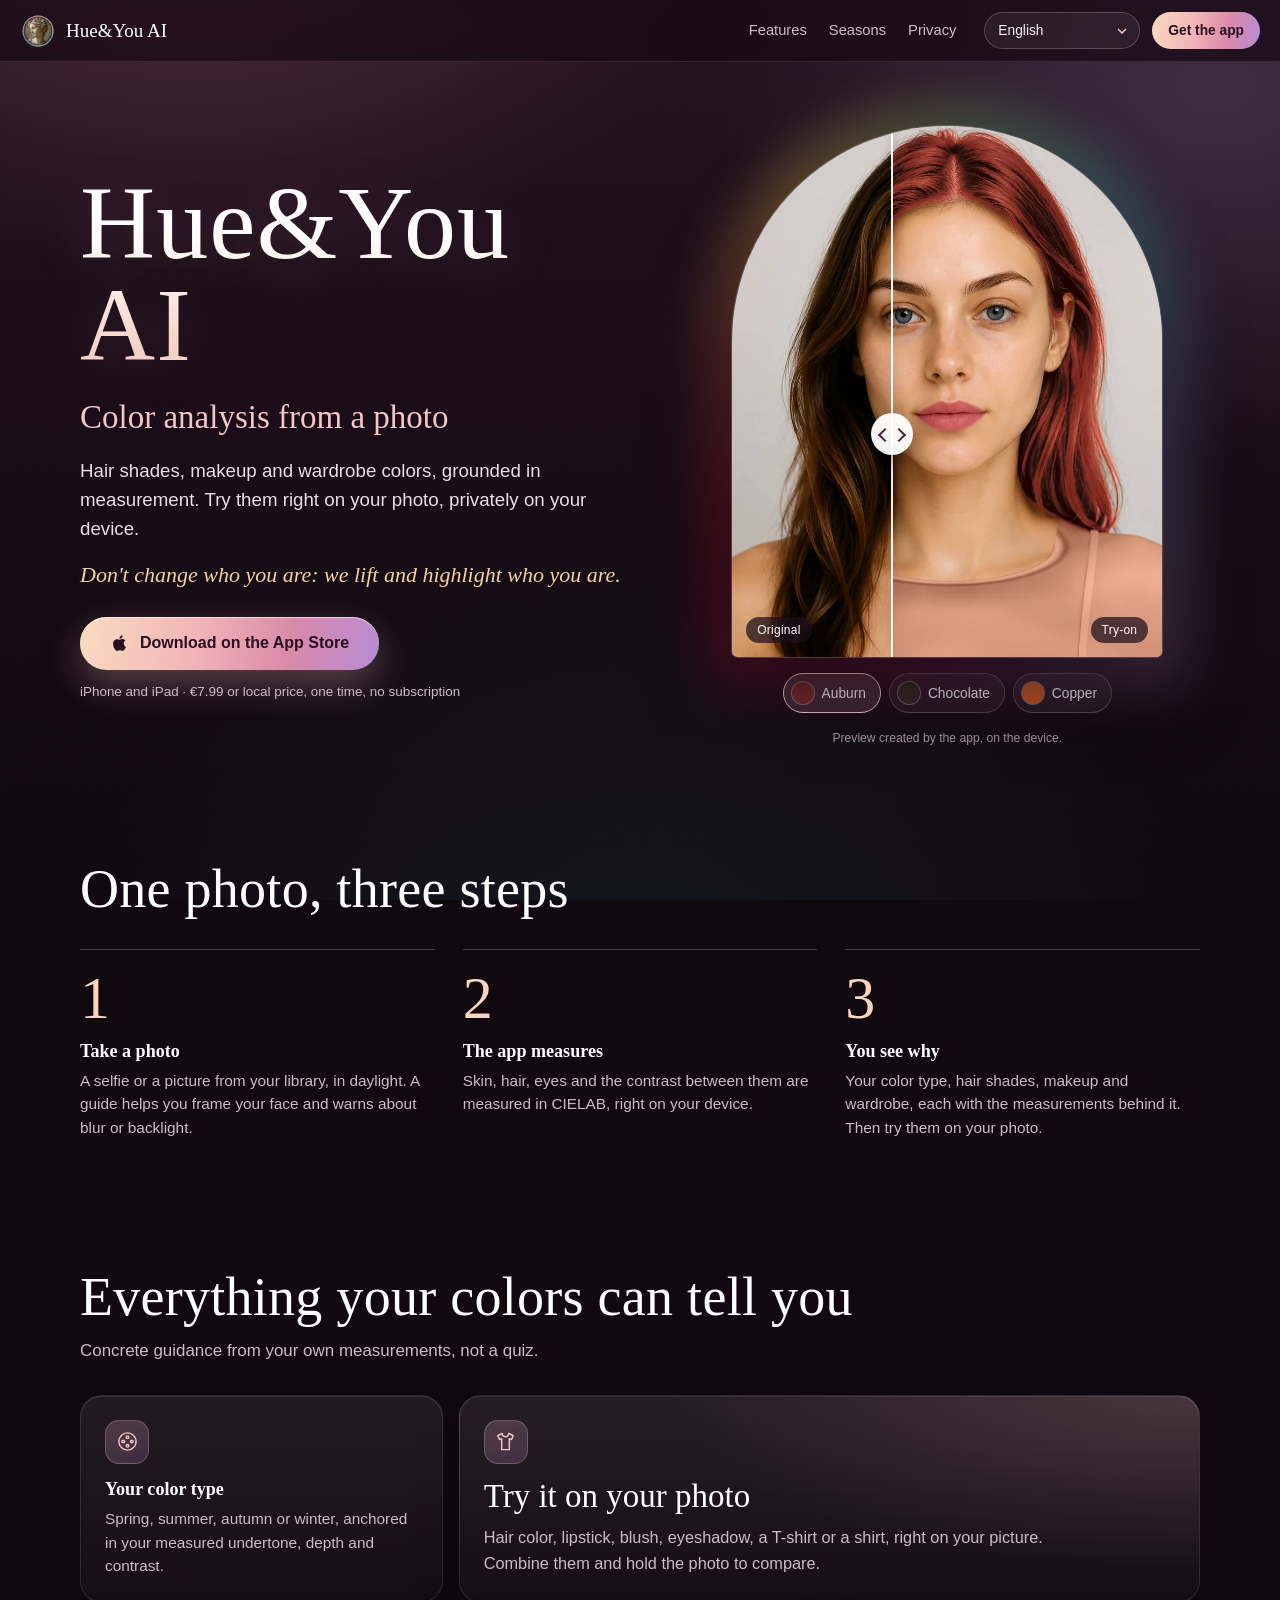
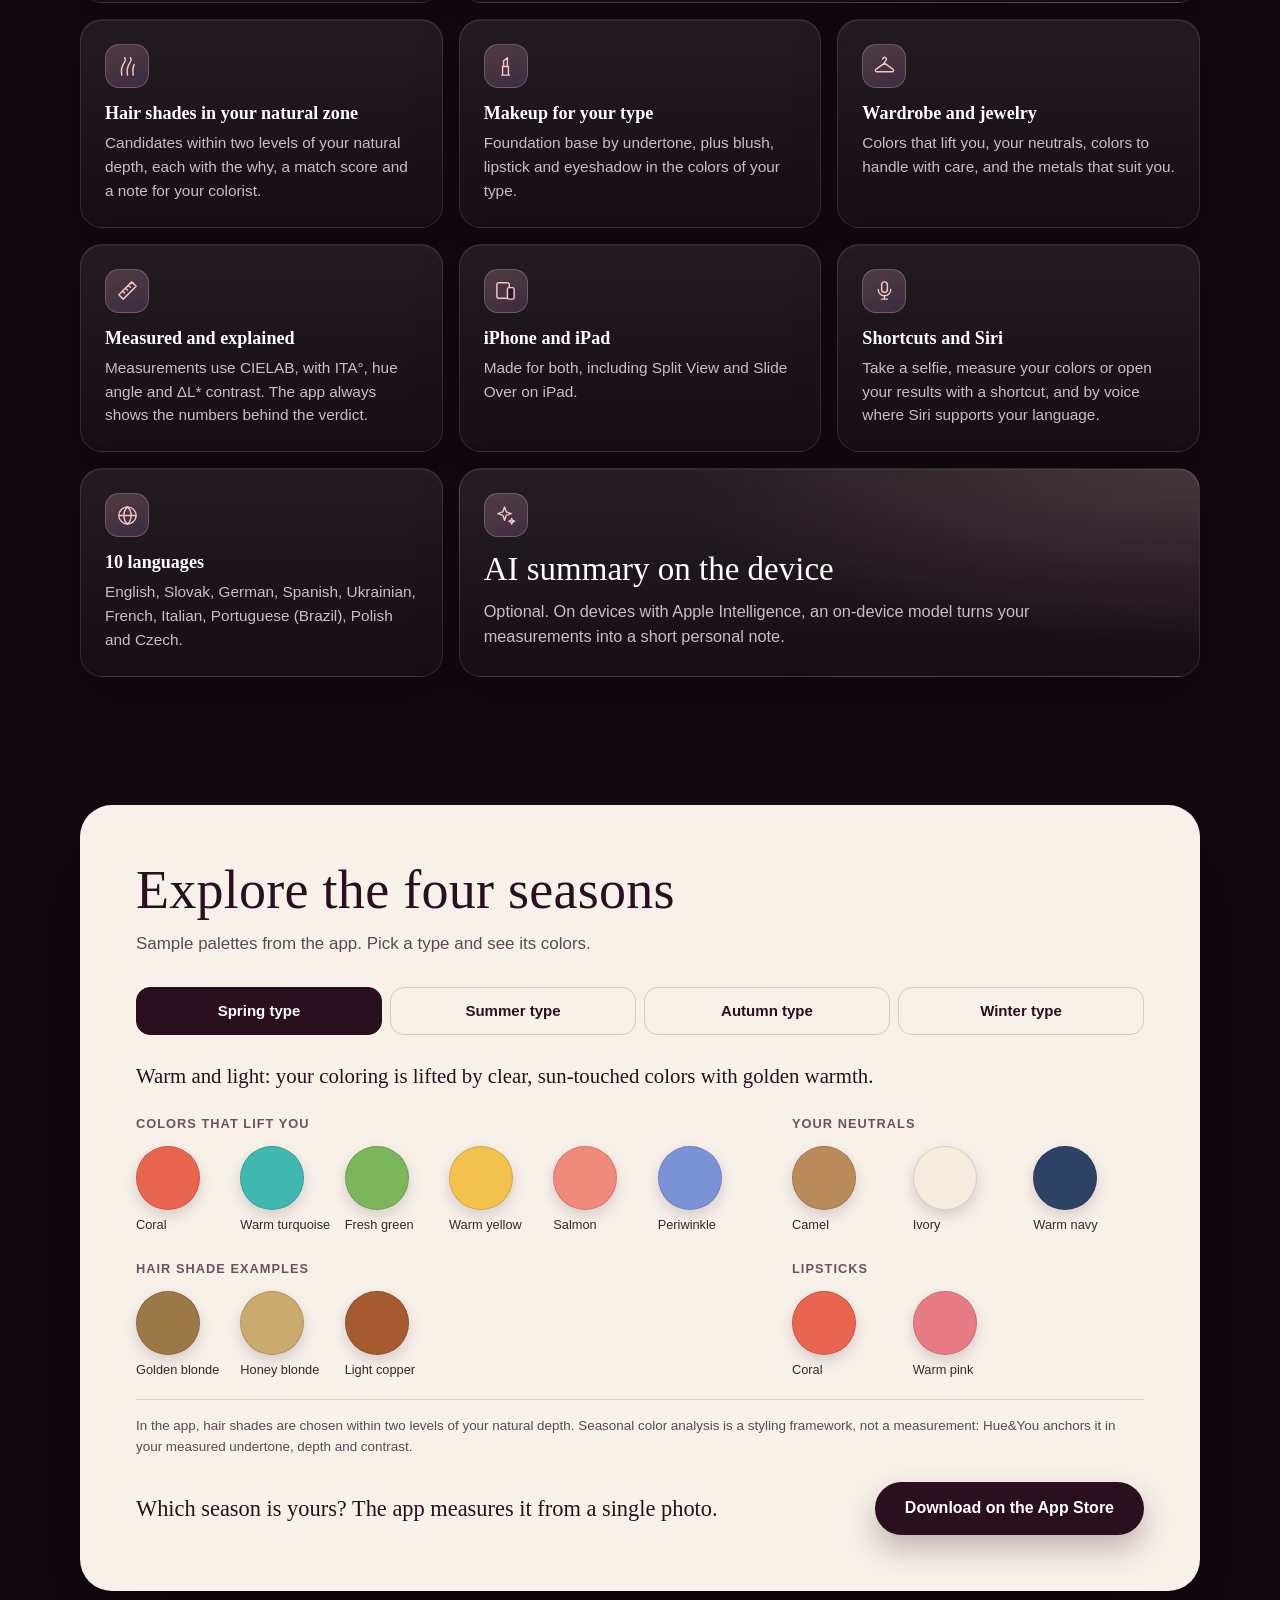
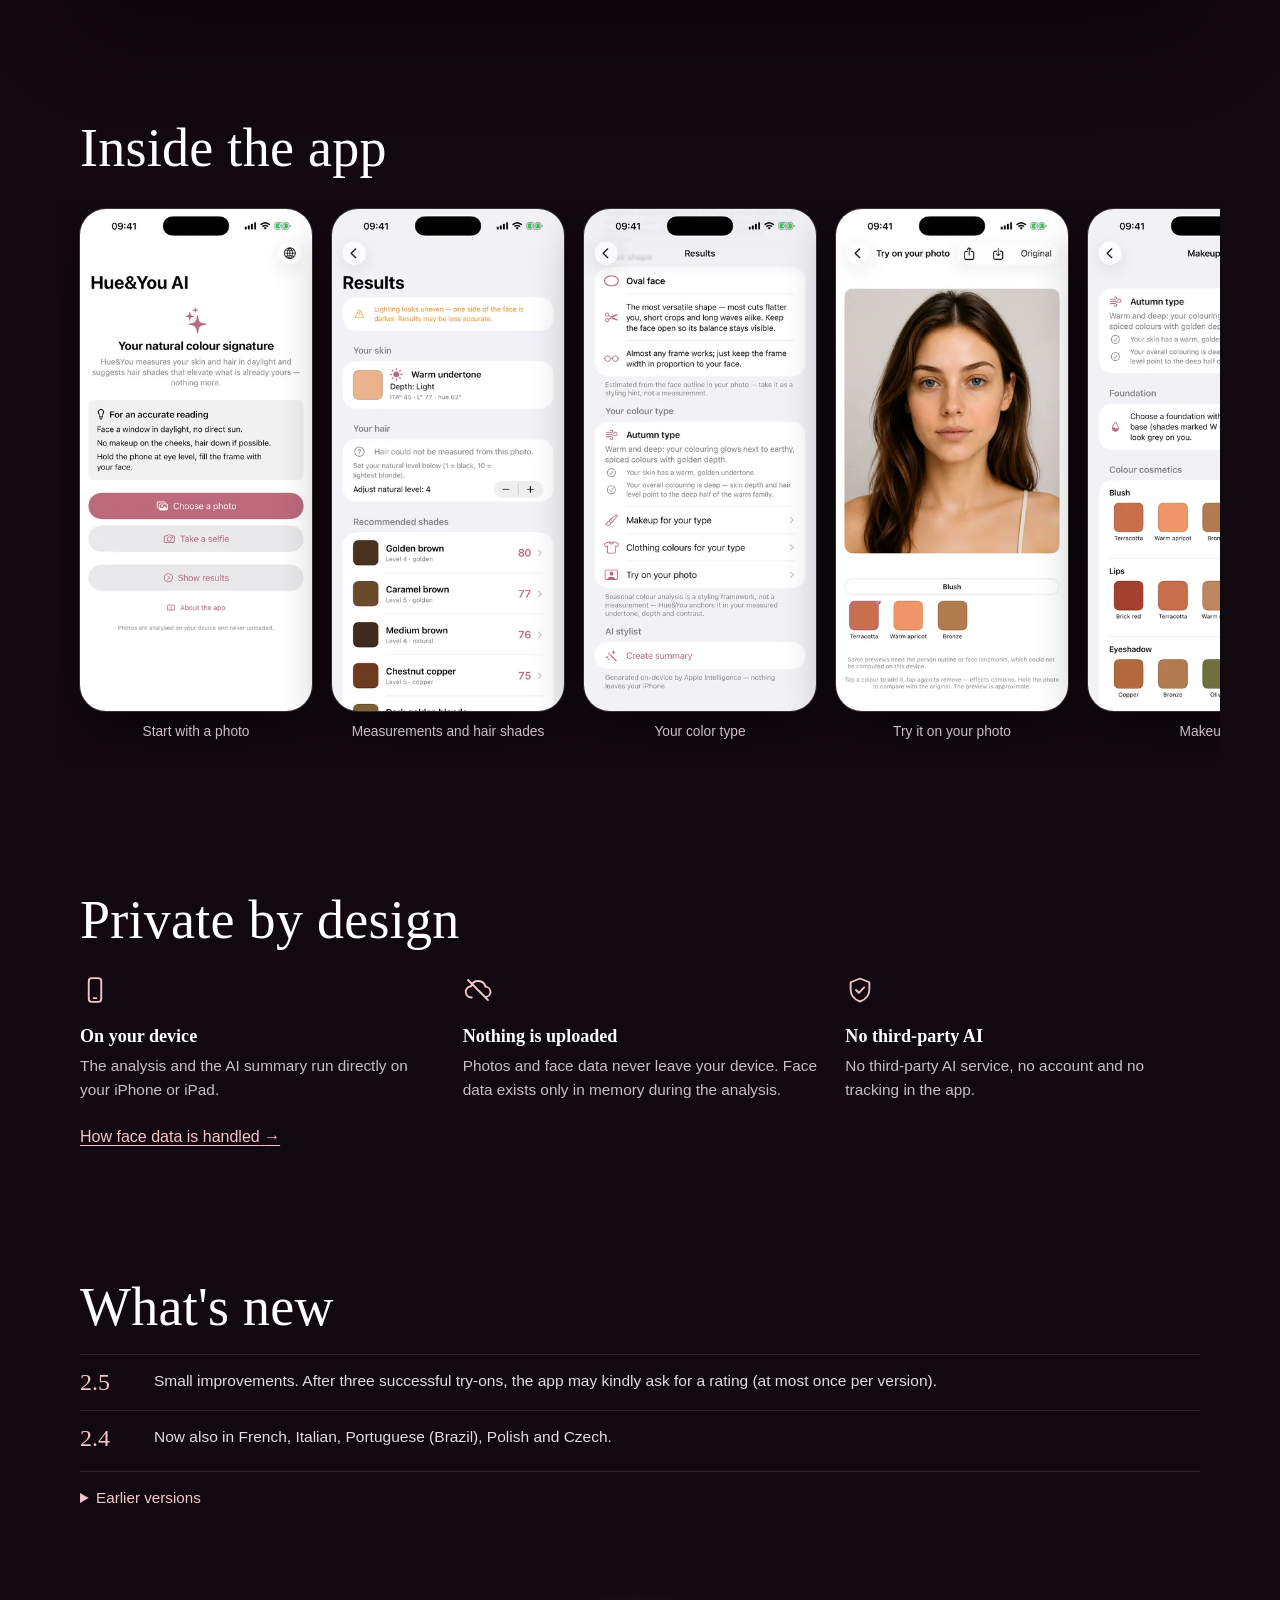
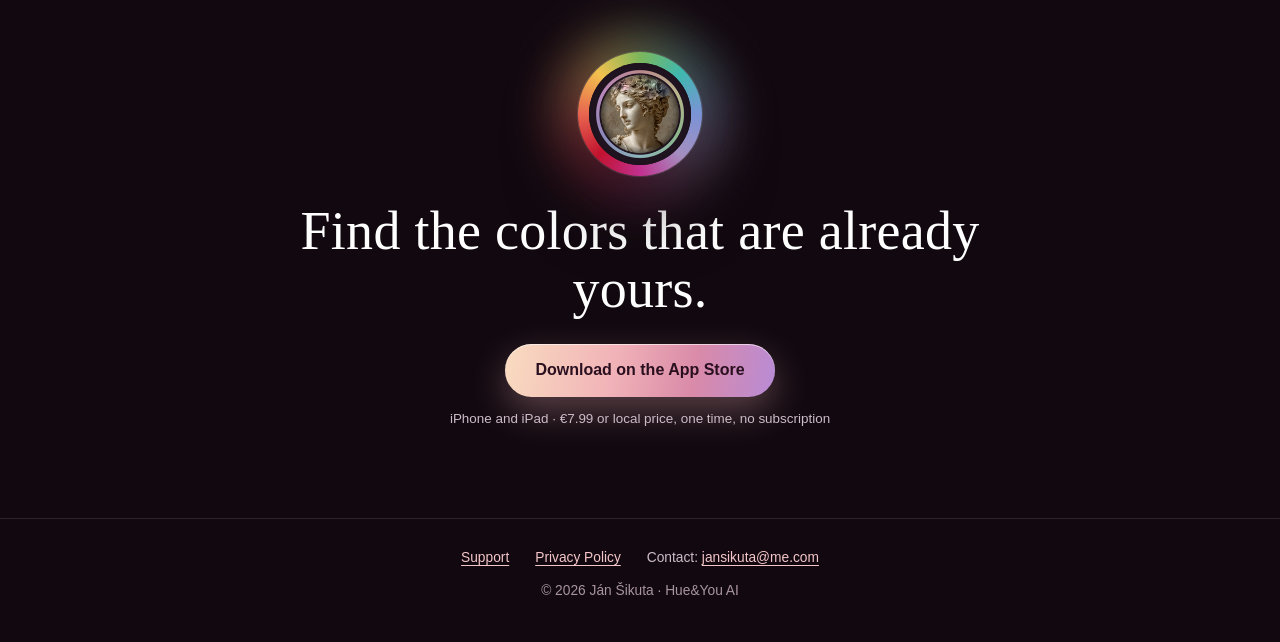
<file: index.html>
<!DOCTYPE html>
<html lang="en">
<head>
<meta charset="utf-8">
<meta name="viewport" content="width=device-width, initial-scale=1, viewport-fit=cover">
<title data-i18n="meta.title">Hue&amp;You AI: color analysis from one photo</title>
<meta name="description" data-i18n-content="meta.desc" content="Find your color type from a single photo, then try hair, lipstick, blush, a T-shirt or a shirt right on it. Measured, explained and private on your iPhone or iPad.">
<meta name="theme-color" content="#1d0f1b">
<meta name="apple-itunes-app" content="app-id=6802354065">
<link rel="icon" type="image/png" sizes="32x32" href="img/favicon-32.png">
<link rel="icon" type="image/png" sizes="192x192" href="img/icon-192.png">
<link rel="apple-touch-icon" href="img/apple-touch-icon.png">
<link rel="canonical" href="https://dzanino.github.io/HueAndYou/index.html">
<link rel="alternate" hreflang="x-default" href="https://dzanino.github.io/HueAndYou/index.html">
<link rel="alternate" hreflang="sk" href="https://dzanino.github.io/HueAndYou/index.html?lang=sk">
<link rel="alternate" hreflang="en" href="https://dzanino.github.io/HueAndYou/index.html?lang=en">
<link rel="alternate" hreflang="de" href="https://dzanino.github.io/HueAndYou/index.html?lang=de">
<link rel="alternate" hreflang="es" href="https://dzanino.github.io/HueAndYou/index.html?lang=es">
<link rel="alternate" hreflang="uk" href="https://dzanino.github.io/HueAndYou/index.html?lang=uk">
<link rel="alternate" hreflang="fr" href="https://dzanino.github.io/HueAndYou/index.html?lang=fr">
<link rel="alternate" hreflang="it" href="https://dzanino.github.io/HueAndYou/index.html?lang=it">
<link rel="alternate" hreflang="pt-BR" href="https://dzanino.github.io/HueAndYou/index.html?lang=pt-BR">
<link rel="alternate" hreflang="pl" href="https://dzanino.github.io/HueAndYou/index.html?lang=pl">
<link rel="alternate" hreflang="cs" href="https://dzanino.github.io/HueAndYou/index.html?lang=cs">
<meta property="og:type" content="website">
<meta property="og:site_name" content="Hue&amp;You AI">
<meta property="og:url" content="https://dzanino.github.io/HueAndYou/index.html">
<meta property="og:title" data-i18n-content="meta.title" content="Hue&amp;You AI: color analysis from one photo">
<meta property="og:description" data-i18n-content="meta.desc" content="Find your color type from a single photo, then try hair, lipstick, blush, a T-shirt or a shirt right on it. Measured, explained and private on your iPhone or iPad.">
<meta property="og:image" content="https://dzanino.github.io/HueAndYou/img/og.jpg">
<meta property="og:image:width" content="1200">
<meta property="og:image:height" content="630">
<meta property="og:image:alt" content="Hue&amp;You AI: the same portrait before and after a color try-on in the app.">
<meta name="twitter:card" content="summary_large_image">
<script type="application/ld+json">
{"@context":"https://schema.org","@type":"SoftwareApplication","name":"Hue&You AI","operatingSystem":"iOS","applicationCategory":"LifestyleApplication","url":"https://apps.apple.com/app/id6802354065","image":"https://dzanino.github.io/HueAndYou/img/icon-192.png","description":"Color analysis from a single photo: hair shades, makeup and wardrobe colors, grounded in measurement. All analysis runs on the device.","inLanguage":["sk","en","de","es","uk","fr","it","pt-BR","pl","cs"],"offers":{"@type":"Offer","price":"7.99","priceCurrency":"EUR"}}
</script>
<script>document.documentElement.className='js pending';setTimeout(function(){document.documentElement.classList.remove('pending')},1500);</script>
<link rel="stylesheet" href="glam.css?v=20261107">
<link rel="stylesheet" href="home.css?v=20261107">
<script src="i18n.js?v=20261107"></script>
</head>
<body>
<header class="topbar">
  <a class="brand" href="#top"><img src="img/logo.webp" width="36" height="36" alt=""><span>Hue&amp;You AI</span></a>
  <nav class="toplinks">
    <a href="#features" data-i18n="nav.features">Features</a>
    <a href="#seasons" data-i18n="nav.seasons">Seasons</a>
    <a href="#privacy" data-i18n="nav.privacy">Privacy</a>
  </nav>
  <div class="topright">
    <label class="lang-wrap"><span class="sr" data-i18n="a11y.lang">Language</span>
      <select class="lang-select" id="lang" data-lang-select><option value="sk" lang="sk">Slovenčina</option><option value="en" lang="en" selected>English</option><option value="de" lang="de">Deutsch</option><option value="es" lang="es">Español</option><option value="uk" lang="uk">Українська</option><option value="fr" lang="fr">Français</option><option value="it" lang="it">Italiano</option><option value="pt-BR" lang="pt-BR">Português (Brasil)</option><option value="pl" lang="pl">Polski</option><option value="cs" lang="cs">Čeština</option></select>
    </label>
    <a class="toplink-cta" href="https://apps.apple.com/app/id6802354065" data-i18n="nav.get">Get the app</a>
  </div>
</header>

<main id="top">

<section class="hero">
  <div class="hero-text">
    <h1>Hue&amp;You AI</h1>
    <p class="hero-sub" data-i18n="hero.sub">Color analysis from a photo</p>
    <p class="hero-lead" data-i18n="hero.lead">Hair shades, makeup and wardrobe colors, grounded in measurement. Try them right on your photo, privately on your device.</p>
    <p class="motto" data-i18n="hero.motto">Don't change who you are: we lift and highlight who you are.</p>
    <a class="store" href="https://apps.apple.com/app/id6802354065"><svg class="apple" viewBox="0 0 24 24" aria-hidden="true"><path d="M16.4 12.6c0-2.3 1.9-3.4 2-3.5-1.1-1.6-2.8-1.8-3.4-1.8-1.4-.1-2.8.9-3.5.9s-1.9-.9-3.1-.8c-1.6 0-3.1.9-3.9 2.3-1.7 2.9-.4 7.2 1.2 9.5.8 1.1 1.7 2.4 3 2.4 1.2 0 1.7-.8 3.1-.8s1.9.8 3.1.8c1.3 0 2.1-1.1 2.9-2.3.9-1.3 1.3-2.6 1.3-2.7-.1 0-2.7-1-2.7-4zM14.1 5.700c.6-.8 1.100-1.900 1-3-.9 0-2.100.6-2.800 1.400-.6.7-1.100 1.800-1 2.900 1 .1 2.100-.5 2.800-1.300z"/></svg><span data-i18n="hero.cta">Download on the App Store</span></a>
    <p class="store-sub" data-i18n="hero.price">iPhone and iPad · €7.99 or local price, one time, no subscription</p>
  </div>

  <figure class="stage">
    <div class="arch-glow" aria-hidden="true"></div>
    <div class="arch" id="ba" style="--pos:50%">
      <picture>
        <source srcset="img/look-original.webp" type="image/webp">
        <img class="ba-img" src="img/look-original.jpg" width="800" height="988" data-i18n-alt="ba.altOriginal" alt="Portrait of a woman with natural dark brown hair: the original photo." fetchpriority="high">
      </picture>
      <picture class="ba-after">
        <source id="ba-src" srcset="img/look-auburn.webp" type="image/webp">
        <img class="ba-img" id="ba-img" src="img/look-auburn.jpg" width="800" height="988" data-i18n-alt="ba.altAuburn" alt="The same portrait with auburn hair, rose lipstick and a soft pink T-shirt, previewed by the app.">
      </picture>
      <span class="ba-tag left" data-i18n="ba.original">Original</span>
      <span class="ba-tag right" data-i18n="ba.try">Try-on</span>
      <div class="ba-line" aria-hidden="true"><i></i></div>
      <input class="ba-range" id="ba-range" type="range" min="0" max="100" value="50" data-i18n-aria="ba.label" aria-label="Compare the original photo with the try-on">
    </div>
    <div class="looks" role="group" data-i18n-aria="ba.looks" aria-label="Choose a look">
      <button type="button" class="look on" data-look="auburn" data-alt="ba.altAuburn" aria-pressed="true"><i style="--c:#7a2a2e"></i><span data-i18n="look.auburn">Auburn</span></button>
      <button type="button" class="look" data-look="chocolate" data-alt="ba.altChocolate" aria-pressed="false"><i style="--c:#3b2a2a"></i><span data-i18n="look.chocolate">Chocolate</span></button>
      <button type="button" class="look" data-look="copper" data-alt="ba.altCopper" aria-pressed="false"><i style="--c:#c1562c"></i><span data-i18n="look.copper">Copper</span></button>
    </div>
    <figcaption class="ba-note" data-i18n="ba.note">Preview created by the app, on the device.</figcaption>
  </figure>
</section>

<section class="block how reveal">
  <h2 class="title" data-i18n="how.title">One photo, three steps</h2>
  <ol class="steps">
    <li><span class="num" aria-hidden="true">1</span><h3 data-i18n="how.1.t">Take a photo</h3><p data-i18n="how.1.d">A selfie or a picture from your library, in daylight. A guide helps you frame your face and warns about blur or backlight.</p></li>
    <li><span class="num" aria-hidden="true">2</span><h3 data-i18n="how.2.t">The app measures</h3><p data-i18n="how.2.d">Skin, hair, eyes and the contrast between them are measured in CIELAB, right on your device.</p></li>
    <li><span class="num" aria-hidden="true">3</span><h3 data-i18n="how.3.t">You see why</h3><p data-i18n="how.3.d">Your color type, hair shades, makeup and wardrobe, each with the measurements behind it. Then try them on your photo.</p></li>
  </ol>
</section>

<section class="block reveal" id="features">
  <h2 class="title" data-i18n="feat.title">Everything your colors can tell you</h2>
  <p class="lead" data-i18n="feat.lead">Concrete guidance from your own measurements, not a quiz.</p>
  <div class="bento">
    <article class="card"><span class="ico"><svg viewBox="0 0 24 24" aria-hidden="true"><circle cx="12" cy="12" r="9"/><circle cx="12" cy="7.500" r="1.400"/><circle cx="16.500" cy="12" r="1.400"/><circle cx="12" cy="16.500" r="1.400"/><circle cx="7.500" cy="12" r="1.400"/></svg></span><h3 data-i18n="f1.t">Your color type</h3><p data-i18n="f1.d">Spring, summer, autumn or winter, anchored in your measured undertone, depth and contrast.</p></article>
    <article class="card wide"><span class="ico"><svg viewBox="0 0 24 24" aria-hidden="true"><path d="M8.500 3.500L4 6l1.700 4 2.300-1v11.500h8V9l2.300 1L20 6l-4.500-2.500a3.500 3.500 0 0 1-7 0z"/></svg></span><h3 data-i18n="f5.t">Try it on your photo</h3><p data-i18n="f5.d">Hair color, lipstick, blush, eyeshadow, a T-shirt or a shirt, right on your picture. Combine them and hold the photo to compare.</p></article>
    <article class="card"><span class="ico"><svg viewBox="0 0 24 24" aria-hidden="true"><path d="M6 21c-1-6 0-9 2-12s2-5 1-6M12 21c-1-6 0-9 2-12s2-5 1-6M18 21c-1-6 0-9 1-11"/></svg></span><h3 data-i18n="f2.t">Hair shades in your natural zone</h3><p data-i18n="f2.d">Candidates within two levels of your natural depth, each with the why, a match score and a note for your colorist.</p></article>
    <article class="card"><span class="ico"><svg viewBox="0 0 24 24" aria-hidden="true"><path d="M9 21v-9h6v9zM10 12V6l4-3v9M8 21h8"/></svg></span><h3 data-i18n="f3.t">Makeup for your type</h3><p data-i18n="f3.d">Foundation base by undertone, plus blush, lipstick and eyeshadow in the colors of your type.</p></article>
    <article class="card"><span class="ico"><svg viewBox="0 0 24 24" aria-hidden="true"><path d="M12 8.500V7.700c0-.8.5-1.300 1.200-1.700A2 2 0 1 0 10 4.300M12 8.500l9 6.500c1 .8.5 2.500-.8 2.500H3.800c-1.300 0-1.800-1.700-.8-2.500z"/></svg></span><h3 data-i18n="f4.t">Wardrobe and jewelry</h3><p data-i18n="f4.d">Colors that lift you, your neutrals, colors to handle with care, and the metals that suit you.</p></article>
    <article class="card"><span class="ico"><svg viewBox="0 0 24 24" aria-hidden="true"><path d="M3 16.500L16.500 3 21 7.500 7.500 21zM7 12.500l2 2M10 9.500l2 2M13 6.500l2 2"/></svg></span><h3 data-i18n="f6.t">Measured and explained</h3><p data-i18n="f6.d">Measurements use CIELAB, with ITA°, hue angle and ΔL* contrast. The app always shows the numbers behind the verdict.</p></article>
    <article class="card"><span class="ico"><svg viewBox="0 0 24 24" aria-hidden="true"><rect x="3" y="4" width="13" height="16" rx="2"/><rect x="14" y="9" width="7" height="12" rx="1.700" fill="#2c1729"/></svg></span><h3 data-i18n="f7.t">iPhone and iPad</h3><p data-i18n="f7.d">Made for both, including Split View and Slide Over on iPad.</p></article>
    <article class="card"><span class="ico"><svg viewBox="0 0 24 24" aria-hidden="true"><rect x="9" y="3" width="6" height="11" rx="3"/><path d="M5.500 11a6.500 6.500 0 0 0 13 0M12 17.500V21M9 21h6"/></svg></span><h3 data-i18n="f8.t">Shortcuts and Siri</h3><p data-i18n="f8.d">Take a selfie, measure your colors or open your results with a shortcut, and by voice where Siri supports your language.</p></article>
    <article class="card"><span class="ico"><svg viewBox="0 0 24 24" aria-hidden="true"><circle cx="12" cy="12" r="9"/><path d="M3 12h18M12 3c3 2.800 3.800 5.800 3.800 9s-.8 6.200-3.800 9c-3-2.800-3.800-5.800-3.800-9S9 5.800 12 3z"/></svg></span><h3 data-i18n="f9.t">10 languages</h3><p data-i18n="f9.d">English, Slovak, German, Spanish, Ukrainian, French, Italian, Portuguese (Brazil), Polish and Czech.</p></article>
    <article class="card wide"><span class="ico"><svg viewBox="0 0 24 24" aria-hidden="true"><path d="M11 3l1.800 5.200L18 10l-5.200 1.800L11 17l-1.800-5.200L4 10l5.200-1.800zM18.500 15l.8 2.200 2.200.8-2.200.8-.8 2.200-.8-2.200-2.200-.8 2.200-.8z"/></svg></span><h3 data-i18n="f10.t">AI summary on the device</h3><p data-i18n="f10.d">Optional. On devices with Apple Intelligence, an on-device model turns your measurements into a short personal note.</p></article>
  </div>
</section>

<section class="block reveal" id="seasons">
  <div class="book">
    <h2 class="title" data-i18n="exp.title">Explore the four seasons</h2>
    <p class="lead" data-i18n="exp.lead">Sample palettes from the app. Pick a type and see its colors.</p>
    <div class="tabs" role="tablist" data-i18n-aria="exp.tabs" aria-label="Color types">
      <button type="button" class="tab" role="tab" id="tab-spring" aria-controls="panel-spring" aria-selected="true"><span data-c="Spring type">Spring type</span></button>
      <button type="button" class="tab" role="tab" id="tab-summer" aria-controls="panel-summer" aria-selected="false"><span data-c="Summer type">Summer type</span></button>
      <button type="button" class="tab" role="tab" id="tab-autumn" aria-controls="panel-autumn" aria-selected="false"><span data-c="Autumn type">Autumn type</span></button>
      <button type="button" class="tab" role="tab" id="tab-winter" aria-controls="panel-winter" aria-selected="false"><span data-c="Winter type">Winter type</span></button>
    </div>
    <div class="panel" id="panel-spring" role="tabpanel" aria-labelledby="tab-spring">
      <h3 class="panel-name" data-c="Spring type">Spring type</h3>
      <p class="panel-sum" data-c="Warm and light: your colouring is lifted by clear, sun-touched colours with golden warmth.">Warm and light: your coloring is lifted by clear, sun-touched colors with golden warmth.</p>
      <div class="groups">
        <div class="group"><h4 data-i18n="exp.lift">Colors that lift you</h4><ul class="chips"><li class="chip"><i style="--c:#E8654F"></i><span data-c="Coral">Coral</span></li><li class="chip"><i style="--c:#3FB8AF"></i><span data-c="Warm turquoise">Warm turquoise</span></li><li class="chip"><i style="--c:#7CB65B"></i><span data-c="Fresh green">Fresh green</span></li><li class="chip"><i style="--c:#F2C14E"></i><span data-c="Warm yellow">Warm yellow</span></li><li class="chip"><i style="--c:#F08A7A"></i><span data-c="Salmon">Salmon</span></li><li class="chip"><i style="--c:#7B93D6"></i><span data-c="Periwinkle">Periwinkle</span></li></ul></div>
        <div class="group"><h4 data-i18n="exp.neutrals">Your neutrals</h4><ul class="chips"><li class="chip"><i style="--c:#B98A5A"></i><span data-c="Camel">Camel</span></li><li class="chip"><i style="--c:#F4EDDD"></i><span data-c="Ivory">Ivory</span></li><li class="chip"><i style="--c:#2E4266"></i><span data-c="Warm navy">Warm navy</span></li></ul></div>
        <div class="group"><h4 data-i18n="exp.hair">Hair shade examples</h4><ul class="chips"><li class="chip"><i style="--c:#9C7847"></i><span data-c="Golden blonde">Golden blonde</span></li><li class="chip"><i style="--c:#CBAA6F"></i><span data-c="Honey blonde">Honey blonde</span></li><li class="chip"><i style="--c:#A65A30"></i><span data-c="Light copper">Light copper</span></li></ul></div>
        <div class="group"><h4 data-i18n="exp.lips">Lipsticks</h4><ul class="chips"><li class="chip"><i style="--c:#E8654F"></i><span data-c="Coral">Coral</span></li><li class="chip"><i style="--c:#E97B84"></i><span data-c="Warm pink">Warm pink</span></li></ul></div>
      </div>
    </div>
    <div class="panel" id="panel-summer" role="tabpanel" aria-labelledby="tab-summer">
      <h3 class="panel-name" data-c="Summer type">Summer type</h3>
      <p class="panel-sum" data-c="Cool and soft: your colouring is flattered by muted, powdery colours with a blue or rosy base.">Cool and soft: your coloring is flattered by muted, powdery colors with a blue or rosy base.</p>
      <div class="groups">
        <div class="group"><h4 data-i18n="exp.lift">Colors that lift you</h4><ul class="chips"><li class="chip"><i style="--c:#9DBCD4"></i><span data-c="Powder blue">Powder blue</span></li><li class="chip"><i style="--c:#A48FC0"></i><span data-c="Lavender">Lavender</span></li><li class="chip"><i style="--c:#C48B9F"></i><span data-c="Dusty rose">Dusty rose</span></li><li class="chip"><i style="--c:#6C8CA8"></i><span data-c="Grey-blue">Gray-blue</span></li><li class="chip"><i style="--c:#B04A66"></i><span data-c="Soft raspberry">Soft raspberry</span></li><li class="chip"><i style="--c:#9CAF88"></i><span data-c="Sage">Sage</span></li></ul></div>
        <div class="group"><h4 data-i18n="exp.neutrals">Your neutrals</h4><ul class="chips"><li class="chip"><i style="--c:#F2F0EB"></i><span data-c="Soft white">Soft white</span></li><li class="chip"><i style="--c:#C7C9CE"></i><span data-c="Light grey">Light gray</span></li><li class="chip"><i style="--c:#45586E"></i><span data-c="Greyed navy">Grayed navy</span></li></ul></div>
        <div class="group"><h4 data-i18n="exp.hair">Hair shade examples</h4><ul class="chips"><li class="chip"><i style="--c:#8A7864"></i><span data-c="Ash blonde">Ash blonde</span></li><li class="chip"><i style="--c:#A6947D"></i><span data-c="Light ash blonde">Light ash blonde</span></li><li class="chip"><i style="--c:#52443A"></i><span data-c="Ash light brown">Ash light brown</span></li></ul></div>
        <div class="group"><h4 data-i18n="exp.lips">Lipsticks</h4><ul class="chips"><li class="chip"><i style="--c:#C86B7F"></i><span data-c="Rose">Rose</span></li><li class="chip"><i style="--c:#9E5568"></i><span data-c="Soft berry">Soft berry</span></li></ul></div>
      </div>
    </div>
    <div class="panel" id="panel-autumn" role="tabpanel" aria-labelledby="tab-autumn">
      <h3 class="panel-name" data-c="Autumn type">Autumn type</h3>
      <p class="panel-sum" data-c="Warm and deep: your colouring glows next to earthy, spiced colours with golden depth.">Warm and deep: your coloring glows next to earthy, spiced colors with golden depth.</p>
      <div class="groups">
        <div class="group"><h4 data-i18n="exp.lift">Colors that lift you</h4><ul class="chips"><li class="chip"><i style="--c:#B4532A"></i><span data-c="Rust">Rust</span></li><li class="chip"><i style="--c:#70703E"></i><span data-c="Olive">Olive</span></li><li class="chip"><i style="--c:#C9A227"></i><span data-c="Mustard">Mustard</span></li><li class="chip"><i style="--c:#216F6B"></i><span data-c="Teal">Teal</span></li><li class="chip"><i style="--c:#C13A22"></i><span data-c="Tomato red">Tomato red</span></li><li class="chip"><i style="--c:#3E5C3A"></i><span data-c="Forest green">Forest green</span></li></ul></div>
        <div class="group"><h4 data-i18n="exp.neutrals">Your neutrals</h4><ul class="chips"><li class="chip"><i style="--c:#5A3E2B"></i><span data-c="Chocolate">Chocolate</span></li><li class="chip"><i style="--c:#F0E4CC"></i><span data-c="Cream">Cream</span></li><li class="chip"><i style="--c:#8A7B57"></i><span data-c="Khaki">Khaki</span></li></ul></div>
        <div class="group"><h4 data-i18n="exp.hair">Hair shade examples</h4><ul class="chips"><li class="chip"><i style="--c:#4A3220"></i><span data-c="Golden brown">Golden brown</span></li><li class="chip"><i style="--c:#6B4A2B"></i><span data-c="Caramel brown">Caramel brown</span></li><li class="chip"><i style="--c:#6E3B22"></i><span data-c="Chestnut copper">Chestnut copper</span></li></ul></div>
        <div class="group"><h4 data-i18n="exp.lips">Lipsticks</h4><ul class="chips"><li class="chip"><i style="--c:#A6402E"></i><span data-c="Brick red">Brick red</span></li><li class="chip"><i style="--c:#C96F4A"></i><span data-c="Terracotta">Terracotta</span></li></ul></div>
      </div>
    </div>
    <div class="panel" id="panel-winter" role="tabpanel" aria-labelledby="tab-winter">
      <h3 class="panel-name" data-c="Winter type">Winter type</h3>
      <p class="panel-sum" data-c="Cool and contrasting: your colouring carries clear, saturated colours and true black-and-white.">Cool and contrasting: your coloring carries clear, saturated colors and true black-and-white.</p>
      <div class="groups">
        <div class="group"><h4 data-i18n="exp.lift">Colors that lift you</h4><ul class="chips"><li class="chip"><i style="--c:#2B4C9B"></i><span data-c="Royal blue">Royal blue</span></li><li class="chip"><i style="--c:#0F7A5A"></i><span data-c="Emerald">Emerald</span></li><li class="chip"><i style="--c:#C2308F"></i><span data-c="Fuchsia">Fuchsia</span></li><li class="chip"><i style="--c:#C1122F"></i><span data-c="True red">True red</span></li><li class="chip"><i style="--c:#EBD1DC"></i><span data-c="Icy pink">Icy pink</span></li><li class="chip"><i style="--c:#4E2A70"></i><span data-c="Deep purple">Deep purple</span></li></ul></div>
        <div class="group"><h4 data-i18n="exp.neutrals">Your neutrals</h4><ul class="chips"><li class="chip"><i style="--c:#1C1C1E"></i><span data-c="Black">Black</span></li><li class="chip"><i style="--c:#FAFAFA"></i><span data-c="Pure white">Pure white</span></li><li class="chip"><i style="--c:#3C3C42"></i><span data-c="Charcoal">Charcoal</span></li></ul></div>
        <div class="group"><h4 data-i18n="exp.hair">Hair shade examples</h4><ul class="chips"><li class="chip"><i style="--c:#2C221E"></i><span data-c="Dark ash brown">Dark ash brown</span></li><li class="chip"><i style="--c:#3A1E1E"></i><span data-c="Dark mahogany brown">Dark mahogany brown</span></li><li class="chip"><i style="--c:#1C1412"></i><span data-c="Soft black">Soft black</span></li></ul></div>
        <div class="group"><h4 data-i18n="exp.lips">Lipsticks</h4><ul class="chips"><li class="chip"><i style="--c:#C1122F"></i><span data-c="True red">True red</span></li><li class="chip"><i style="--c:#6E2B47"></i><span data-c="Deep berry">Deep berry</span></li></ul></div>
      </div>
    </div>
    <p class="book-note" data-i18n="exp.note">In the app, hair shades are chosen within two levels of your natural depth. Seasonal color analysis is a styling framework, not a measurement: Hue&amp;You anchors it in your measured undertone, depth and contrast.</p>
    <div class="book-cta">
      <p data-i18n="exp.cta">Which season is yours? The app measures it from a single photo.</p>
      <a class="store" href="https://apps.apple.com/app/id6802354065" data-i18n="hero.cta">Download on the App Store</a>
    </div>
  </div>
</section>

<section class="block reveal" id="inside">
  <h2 class="title" data-i18n="gal.title">Inside the app</h2>
  <div class="gallery" tabindex="0" data-i18n-aria="gal.title" aria-label="Inside the app" role="group">
    <figure><img data-shot="home" src="img/shots/en-home.webp" width="370" height="800" loading="lazy" data-i18n-alt="gal.home" alt="Start with a photo"><figcaption data-i18n="gal.home">Start with a photo</figcaption></figure>
    <figure><img data-shot="results" src="img/shots/en-results.webp" width="370" height="800" loading="lazy" data-i18n-alt="gal.results" alt="Measurements and hair shades"><figcaption data-i18n="gal.results">Measurements and hair shades</figcaption></figure>
    <figure><img data-shot="type" src="img/shots/en-type.webp" width="370" height="800" loading="lazy" data-i18n-alt="gal.type" alt="Your color type"><figcaption data-i18n="gal.type">Your color type</figcaption></figure>
    <figure><img data-shot="tryon" src="img/shots/en-tryon.webp" width="370" height="800" loading="lazy" data-i18n-alt="gal.tryon" alt="Try it on your photo"><figcaption data-i18n="gal.tryon">Try it on your photo</figcaption></figure>
    <figure><img data-shot="makeup" src="img/shots/en-makeup.webp" width="370" height="800" loading="lazy" data-i18n-alt="gal.makeup" alt="Makeup"><figcaption data-i18n="gal.makeup">Makeup</figcaption></figure>
    <figure><img data-shot="clothes" src="img/shots/en-clothes.webp" width="370" height="800" loading="lazy" data-i18n-alt="gal.clothes" alt="Clothing colors"><figcaption data-i18n="gal.clothes">Clothing colors</figcaption></figure>
  </div>
</section>

<section class="block reveal" id="privacy">
  <h2 class="title" data-i18n="priv.title">Private by design</h2>
  <ul class="priv">
    <li><svg viewBox="0 0 24 24" aria-hidden="true"><rect x="7" y="2.5" width="10" height="19" rx="2.500"/><path d="M11 18.500h2"/></svg><h3 data-i18n="p1.t">On your device</h3><p data-i18n="p1.d">The analysis and the AI summary run directly on your iPhone or iPad.</p></li>
    <li><svg viewBox="0 0 24 24" aria-hidden="true"><path d="M7 18a4.500 4.500 0 0 1-.6-9A6 6 0 0 1 18 9.500a4 4 0 0 1 0 8M4 4l16 16"/></svg><h3 data-i18n="p2.t">Nothing is uploaded</h3><p data-i18n="p2.d">Photos and face data never leave your device. Face data exists only in memory during the analysis.</p></li>
    <li><svg viewBox="0 0 24 24" aria-hidden="true"><path d="M12 2.800l7.500 3v5.700c0 4.500-3.100 8.200-7.500 9.700-4.400-1.500-7.500-5.200-7.500-9.700V5.800z"/><path d="M8.800 12l2.300 2.300 4.200-4.400"/></svg><h3 data-i18n="p3.t">No third-party AI</h3><p data-i18n="p3.d">No third-party AI service, no account and no tracking in the app.</p></li>
  </ul>
  <p class="priv-link"><a href="privacy.html#face-data" data-doc="face"><span data-i18n="priv.link">How face data is handled</span> <span aria-hidden="true">→</span></a></p>
</section>

<section class="block reveal" id="new">
  <h2 class="title" data-i18n="new.title">What's new</h2>
  <dl class="news">
    <div><dt>2.5</dt><dd data-i18n="new.v25">Small improvements. After three successful try-ons, the app may kindly ask for a rating (at most once per version).</dd></div>
    <div><dt>2.4</dt><dd data-i18n="new.v24">Now also in French, Italian, Portuguese (Brazil), Polish and Czech.</dd></div>
  </dl>
  <details class="older">
    <summary data-i18n="new.older">Earlier versions</summary>
    <dl class="news">
      <div><dt>2.2</dt><dd data-i18n="new.v22">VoiceOver labels and Dynamic Type for better accessibility.</dd></div>
      <div><dt>2.1</dt><dd data-i18n="new.v21">Now also in German, Spanish and Ukrainian.</dd></div>
      <div><dt>2.0</dt><dd data-i18n="new.v20">iPhone and iPad, try a T-shirt or shirt right on your photo (even under hair), improved detection of eye and hair color, blur and backlight warnings, Siri Shortcuts.</dd></div>
    </dl>
  </details>
</section>

<section class="block closing reveal">
  <div class="halo"><div class="inner"><img src="img/icon-192.png" width="96" height="96" alt=""></div></div>
  <h2 class="title" data-i18n="end.title">Find the colors that are already yours.</h2>
  <a class="store" href="https://apps.apple.com/app/id6802354065" data-i18n="hero.cta">Download on the App Store</a>
  <p class="store-sub" data-i18n="hero.price">iPhone and iPad · €7.99 or local price, one time, no subscription</p>
</section>

</main>

<footer class="sitefoot">
  <nav>
    <a href="support.html#support" data-doc="support" data-i18n="foot.support">Support</a>
    <a href="privacy.html#privacy-policy" data-doc="privacy" data-i18n="foot.privacy">Privacy Policy</a>
    <span><span data-i18n="foot.contact">Contact</span>: <a href="mailto:jansikuta@me.com">jansikuta@me.com</a></span>
  </nav>
  <p><span data-fz>©</span> 2026 Ján Šikuta · Hue&amp;You AI</p>
</footer>

<script src="app.js?v=20261107" defer></script>
<script src="site.js" defer></script>
</body>
</html>
</file>
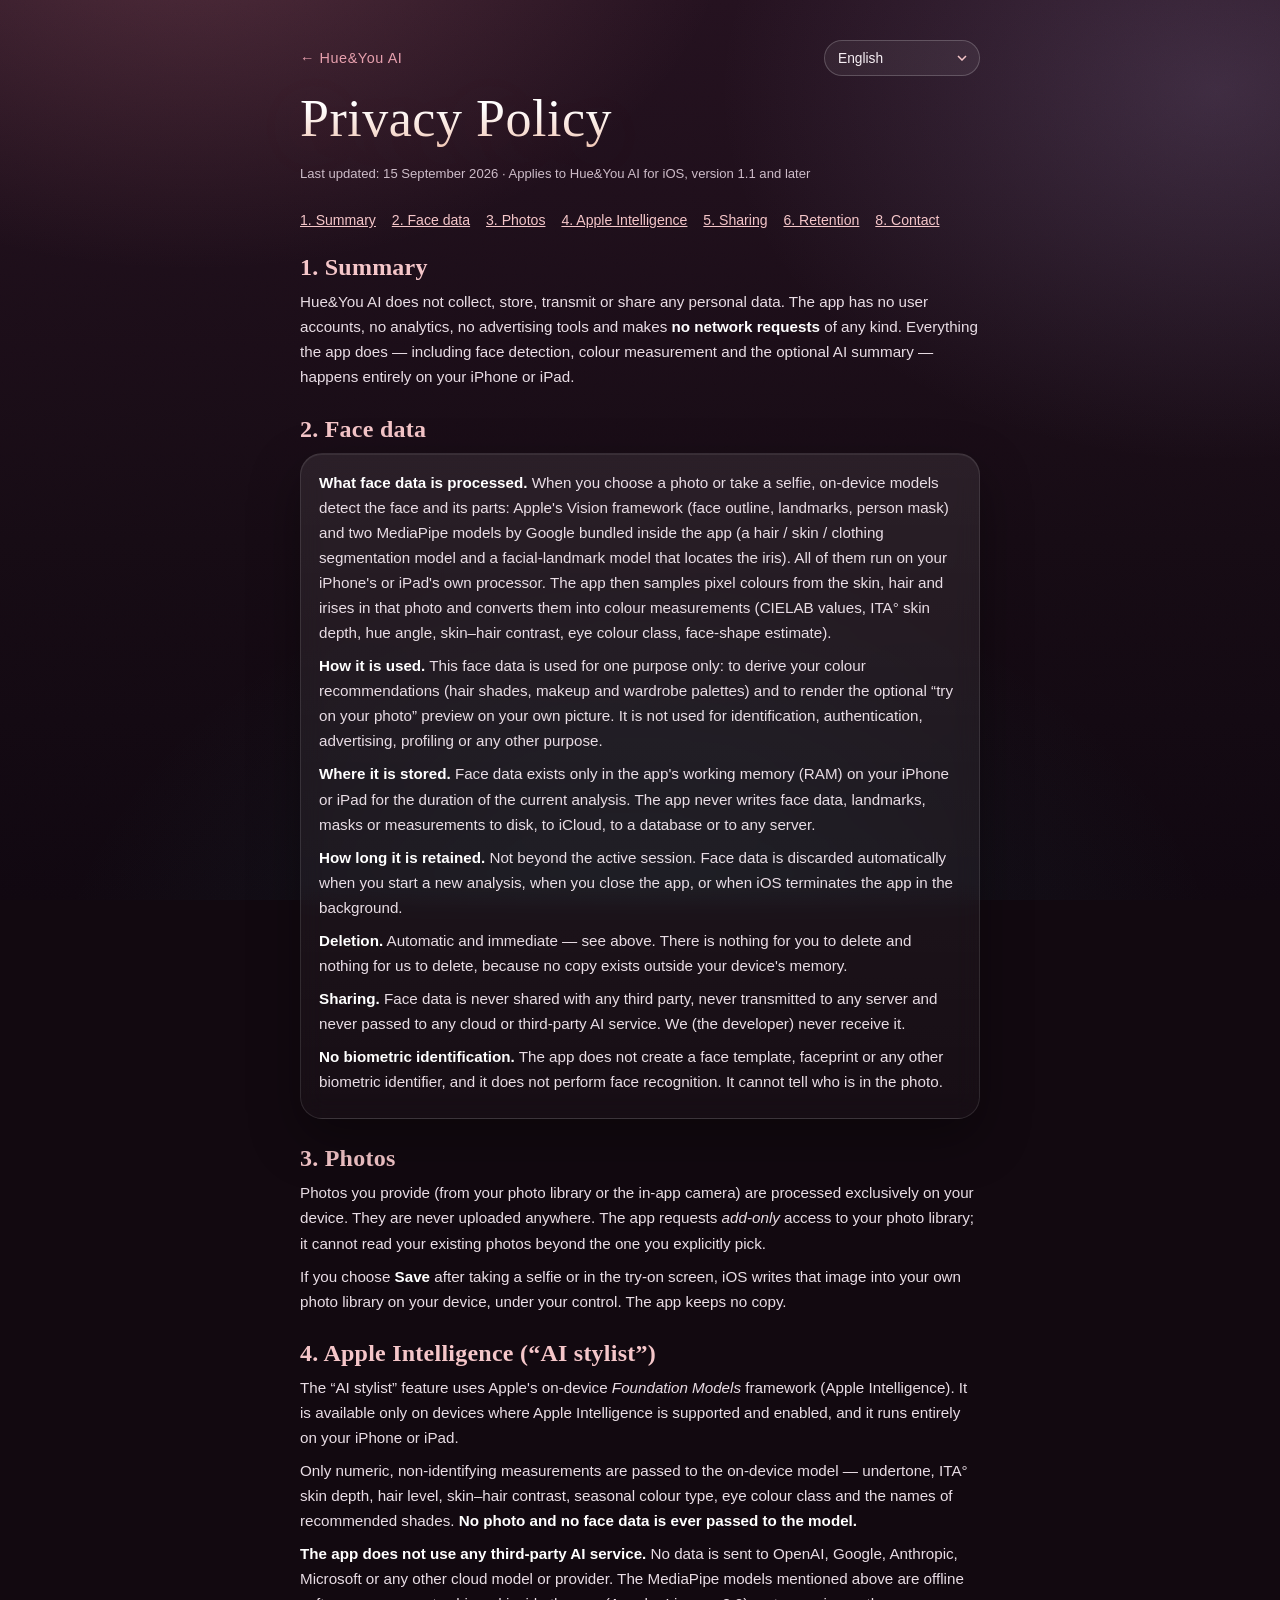
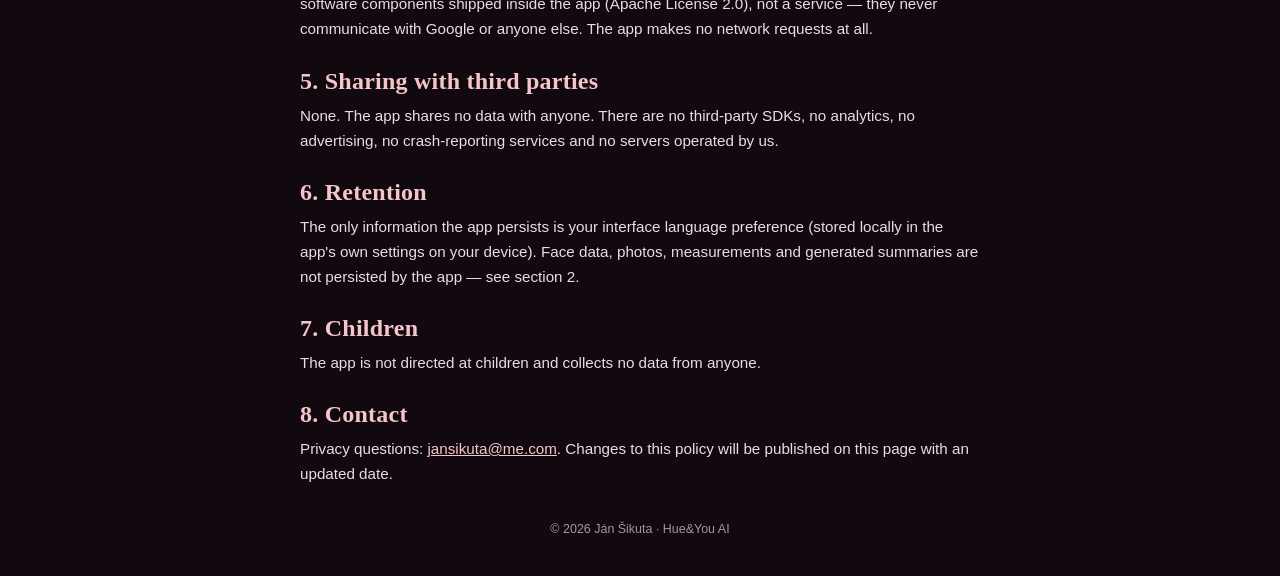
<file: privacy.html>
<!DOCTYPE html>
<html lang="en">
<head>
<meta charset="utf-8">
<meta name="viewport" content="width=device-width, initial-scale=1">
<title>Hue&You AI — Privacy Policy / Zásady ochrany súkromia / Datenschutz / Privacidad / Конфіденційність / Confidentialité / Privacy IT / Privacidade / Prywatność / Soukromí</title>
<style>
  :root { --plum: #2c1929; --rose: #c47484; --ink: #f4eef2; --muted: #c9b8c4; }
  * { margin: 0; padding: 0; box-sizing: border-box; }
  body {
    font-family: -apple-system, BlinkMacSystemFont, "Segoe UI", Roboto, sans-serif;
    background: radial-gradient(120% 120% at 20% 0%, #46223f 0%, var(--plum) 55%, #180e17 100%);
    color: var(--ink); min-height: 100vh; padding: 40px 20px;
  }
  main { max-width: 680px; margin: 0 auto; }
  a { color: var(--rose); }
  a.back { text-decoration: none; font-size: .9rem; }
  h1 { font-size: 1.7rem; margin: 16px 0 6px; }
  .updated { color: var(--muted); font-size: .82rem; margin-bottom: 28px; }
  h2 { font-size: 1.05rem; color: var(--rose); margin: 26px 0 8px; }
  p, li { color: var(--ink); line-height: 1.65; font-size: .95rem; margin-bottom: 8px; }
  ul { padding-left: 22px; }
  .box {
    background: rgba(255,255,255,.06); border: 1px solid rgba(255,255,255,.14);
    border-radius: 12px; padding: 16px 18px; margin: 10px 0 14px;
  }
  .en { color: var(--muted); }
  hr { border: none; border-top: 1px solid rgba(255,255,255,.14); margin: 34px 0; }
  footer { margin-top: 36px; color: rgba(255,255,255,.35); font-size: .78rem; text-align: center; }
  nav.toc { font-size: .88rem; margin-bottom: 20px; }
  nav.toc a { margin-right: 12px; }
  nav.langs { font-size: .85rem; color: var(--muted); margin-top: 12px; }
</style>
<link rel="icon" type="image/png" sizes="32x32" href="img/favicon-32.png">
<link rel="apple-touch-icon" href="img/apple-touch-icon.png">
<script>document.documentElement.className='js pending';setTimeout(function(){document.documentElement.classList.remove('pending')},1500);</script>
<link rel="stylesheet" href="glam.css?v=20261107">
</head>
<body>
<main>
  <a class="back" href="index.html">← Hue&amp;You AI</a>
  <nav class="langs"><a href="#privacy-policy" lang="en">English</a> · <a href="#zasady" lang="sk">Slovenčina</a> · <a href="#datenschutz" lang="de">Deutsch</a> · <a href="#privacidad" lang="es">Español</a> · <a href="#konfidentsiinist" lang="uk">Українська</a> · <a href="#confidentialite" lang="fr">Français</a> · <a href="#privacy-it" lang="it">Italiano</a> · <a href="#privacidade" lang="pt-BR">Português (Brasil)</a> · <a href="#prywatnosc" lang="pl">Polski</a> · <a href="#ochrana-soukromi" lang="cs">Čeština</a></nav>
  <div lang="en" class="lang-block">
  <h1 id="privacy-policy">Privacy Policy</h1>
  <p class="updated">Last updated: 15 September 2026 · Applies to Hue&amp;You AI for iOS, version 1.1 and later</p>

  <nav class="toc">
    <a href="#summary">1. Summary</a>
    <a href="#face-data">2. Face data</a>
    <a href="#photos">3. Photos</a>
    <a href="#ai">4. Apple Intelligence</a>
    <a href="#sharing">5. Sharing</a>
    <a href="#retention">6. Retention</a>
    <a href="#contact">8. Contact</a>
  </nav>

  <h2 id="summary">1. Summary</h2>
  <p>Hue&amp;You AI does not collect, store, transmit or share any personal data. The app has no user accounts, no analytics, no advertising tools and makes <strong>no network requests</strong> of any kind. Everything the app does — including face detection, colour measurement and the optional AI summary — happens entirely on your iPhone or iPad.</p>

  <h2 id="face-data">2. Face data</h2>
  <div class="box">
    <p><strong>What face data is processed.</strong> When you choose a photo or take a selfie, on-device models detect the face and its parts: Apple's Vision framework (face outline, landmarks, person mask) and two MediaPipe models by Google bundled inside the app (a hair / skin / clothing segmentation model and a facial-landmark model that locates the iris). All of them run on your iPhone's or iPad's own processor. The app then samples pixel colours from the skin, hair and irises in that photo and converts them into colour measurements (CIELAB values, ITA° skin depth, hue angle, skin–hair contrast, eye colour class, face-shape estimate).</p>
    <p><strong>How it is used.</strong> This face data is used for one purpose only: to derive your colour recommendations (hair shades, makeup and wardrobe palettes) and to render the optional “try on your photo” preview on your own picture. It is not used for identification, authentication, advertising, profiling or any other purpose.</p>
    <p><strong>Where it is stored.</strong> Face data exists only in the app's working memory (RAM) on your iPhone or iPad for the duration of the current analysis. The app never writes face data, landmarks, masks or measurements to disk, to iCloud, to a database or to any server.</p>
    <p><strong>How long it is retained.</strong> Not beyond the active session. Face data is discarded automatically when you start a new analysis, when you close the app, or when iOS terminates the app in the background.</p>
    <p><strong>Deletion.</strong> Automatic and immediate — see above. There is nothing for you to delete and nothing for us to delete, because no copy exists outside your device's memory.</p>
    <p><strong>Sharing.</strong> Face data is never shared with any third party, never transmitted to any server and never passed to any cloud or third-party AI service. We (the developer) never receive it.</p>
    <p><strong>No biometric identification.</strong> The app does not create a face template, faceprint or any other biometric identifier, and it does not perform face recognition. It cannot tell who is in the photo.</p>
  </div>

  <h2 id="photos">3. Photos</h2>
  <p>Photos you provide (from your photo library or the in-app camera) are processed exclusively on your device. They are never uploaded anywhere. The app requests <em>add-only</em> access to your photo library; it cannot read your existing photos beyond the one you explicitly pick.</p>
  <p>If you choose <strong>Save</strong> after taking a selfie or in the try-on screen, iOS writes that image into your own photo library on your device, under your control. The app keeps no copy.</p>

  <h2 id="ai">4. Apple Intelligence (“AI stylist”)</h2>
  <p>The “AI stylist” feature uses Apple's on-device <em>Foundation Models</em> framework (Apple Intelligence). It is available only on devices where Apple Intelligence is supported and enabled, and it runs entirely on your iPhone or iPad.</p>
  <p>Only numeric, non-identifying measurements are passed to the on-device model — undertone, ITA° skin depth, hair level, skin–hair contrast, seasonal colour type, eye colour class and the names of recommended shades. <strong>No photo and no face data is ever passed to the model.</strong></p>
  <p><strong>The app does not use any third-party AI service.</strong> No data is sent to OpenAI, Google, Anthropic, Microsoft or any other cloud model or provider. The MediaPipe models mentioned above are offline software components shipped inside the app (Apache License 2.0), not a service — they never communicate with Google or anyone else. The app makes no network requests at all.</p>

  <h2 id="sharing">5. Sharing with third parties</h2>
  <p>None. The app shares no data with anyone. There are no third-party SDKs, no analytics, no advertising, no crash-reporting services and no servers operated by us.</p>

  <h2 id="retention">6. Retention</h2>
  <p>The only information the app persists is your interface language preference (stored locally in the app's own settings on your device). Face data, photos, measurements and generated summaries are not persisted by the app — see section 2.</p>

  <h2 id="children">7. Children</h2>
  <p>The app is not directed at children and collects no data from anyone.</p>

  <h2 id="contact">8. Contact</h2>
  <p>Privacy questions: <a href="mailto:jansikuta@me.com">jansikuta@me.com</a>. Changes to this policy will be published on this page with an updated date.</p>
  </div>

  <hr>
  <div lang="sk" class="lang-block">
  <h1 id="zasady">Zásady ochrany súkromia</h1>
  <p class="updated">Posledná aktualizácia: 15. septembra 2026 · Platí pre Hue&amp;You AI pre iOS od verzie 1.1</p>

  <h2>1. Zhrnutie</h2>
  <p>Hue&amp;You AI nezbiera, neukladá, neodosiela ani nezdieľa žiadne osobné údaje. Aplikácia nemá používateľské kontá, nepoužíva analytické ani reklamné nástroje a <strong>nevykonáva žiadnu sieťovú komunikáciu</strong>. Všetko — vrátane detekcie tváre, merania farieb aj voliteľného AI zhrnutia — prebieha výlučne v tvojom iPhone alebo iPade.</p>

  <h2 id="udaje-tvare">2. Údaje tváre</h2>
  <div class="box">
    <p><strong>Aké údaje tváre sa spracúvajú.</strong> Keď vyberieš fotku alebo odfotíš selfie, modely v zariadení nájdu tvár a jej časti: Apple Vision (obrys tváre, orientačné body, maska osoby) a dva modely MediaPipe od Google zabalené v aplikácii (segmentácia vlasy / pleť / oblečenie a model orientačných bodov tváre, ktorý nájde dúhovku). Všetky bežia na procesore tvojho iPhonu alebo iPadu. Aplikácia potom z fotky navzorkuje farby pixelov pleti, vlasov a dúhoviek a prevedie ich na farebné merania (hodnoty CIELAB, hĺbka pleti ITA°, uhol odtieňa, kontrast pleť–vlasy, trieda farby očí, odhad tvaru tváre).</p>
    <p><strong>Na čo sa používajú.</strong> Výlučne na odvodenie tvojich farebných odporúčaní (odtiene vlasov, palety líčenia a šatníka) a na vykreslenie voliteľného náhľadu „vyskúšať na fotke“ na tvojej vlastnej fotke. Nepoužívajú sa na identifikáciu, overovanie, reklamu, profilovanie ani na nič iné.</p>
    <p><strong>Kde sú uložené.</strong> Len v pracovnej pamäti (RAM) aplikácie v tvojom iPhone alebo iPade počas prebiehajúcej analýzy. Aplikácia údaje tváre, orientačné body, masky ani merania nikdy nezapisuje na disk, do iCloudu, do databázy ani na žiadny server.</p>
    <p><strong>Ako dlho sa uchovávajú.</strong> Nie dlhšie než trvá aktívna relácia. Zahodia sa automaticky, keď spustíš novú analýzu, zavrieš aplikáciu alebo ju iOS ukončí na pozadí.</p>
    <p><strong>Vymazanie.</strong> Automatické a okamžité — pozri vyššie. Nie je čo mazať, lebo mimo pamäte tvojho zariadenia žiadna kópia neexistuje.</p>
    <p><strong>Zdieľanie.</strong> Údaje tváre sa nikdy nezdieľajú so žiadnou treťou stranou, neodosielajú na žiadny server a neodovzdávajú žiadnej cloudovej ani cudzej AI službe. My (vývojár) ich nikdy nedostaneme.</p>
    <p><strong>Žiadna biometrická identifikácia.</strong> Aplikácia nevytvára šablónu tváre ani iný biometrický identifikátor a nerozpoznáva osoby. Nevie, kto je na fotke.</p>
  </div>

  <h2>3. Fotografie</h2>
  <p>Fotky, ktoré aplikácii poskytneš (z knižnice alebo z fotoaparátu v appke), sa spracúvajú výlučne v zariadení. Nikdy sa nikam nenahrávajú. Aplikácia žiada len prístup <em>na pridávanie</em> do knižnice fotiek; tvoje ostatné fotky okrem tej, ktorú sám vyberieš, čítať nemôže.</p>
  <p>Ak po selfie alebo v náhľade ťukneš na <strong>Uložiť</strong>, iOS zapíše obrázok do tvojej vlastnej knižnice fotiek v zariadení, pod tvojou kontrolou. Aplikácia si kópiu nenecháva.</p>

  <h2>4. Apple Intelligence („AI stylista“)</h2>
  <p>Funkcia „AI stylista“ používa Apple <em>Foundation Models</em> (Apple Intelligence) priamo v zariadení. Dostupná je len tam, kde je Apple Intelligence podporovaná a zapnutá, a beží výlučne v tvojom iPhone alebo iPade.</p>
  <p>Modelu sa odovzdávajú len číselné, neidentifikujúce merania — podtón, ITA°, úroveň vlasov, kontrast, sezónny typ, trieda farby očí a názvy odporúčaných odtieňov. <strong>Fotka ani údaje tváre sa modelu nikdy neodovzdávajú.</strong></p>
  <p><strong>Aplikácia nepoužíva žiadnu cudziu AI službu.</strong> Nič sa neposiela do OpenAI, Google, Anthropic, Microsoft ani inému cloudovému modelu či poskytovateľovi. Modely MediaPipe spomenuté vyššie sú offline softvérové súčasti zabalené v aplikácii (licencia Apache 2.0), nie služba — s Google ani s nikým iným nekomunikujú. Aplikácia nevykonáva žiadne sieťové požiadavky.</p>

  <h2>5. Zdieľanie s tretími stranami</h2>
  <p>Žiadne. Aplikácia nezdieľa údaje s nikým. Neobsahuje cudzie SDK, analytiku, reklamu, hlásenie pádov ani servery, ktoré by sme prevádzkovali.</p>

  <h2>6. Uchovávanie</h2>
  <p>Jediné, čo si aplikácia pamätá, je zvolený jazyk rozhrania (lokálne, v jej vlastných nastaveniach v zariadení). Údaje tváre, fotky, merania ani vygenerované zhrnutia aplikácia neuchováva — pozri časť 2.</p>

  <h2>7. Deti</h2>
  <p>Aplikácia nie je určená deťom a nezbiera údaje od nikoho.</p>

  <h2>8. Kontakt</h2>
  <p>Otázky k súkromiu: <a href="mailto:jansikuta@me.com">jansikuta@me.com</a>. Zmeny týchto zásad zverejníme na tejto stránke s novým dátumom.</p>
  </div>

  <hr>

  <div lang="de" class="lang-block">
  <h1 id="datenschutz">Datenschutzerklärung</h1>
  <p class="updated">Zuletzt aktualisiert: 15. September 2026 · Gilt für Hue&amp;You AI für iOS ab Version 1.1</p>

  <h2>1. Zusammenfassung</h2>
  <p>Hue&amp;You AI erhebt, speichert, überträgt oder teilt keinerlei personenbezogene Daten. Die App hat keine Benutzerkonten, keine Analyse- und keine Werbetools und stellt <strong>keinerlei Netzwerkanfragen</strong>. Alles, was die App tut – einschließlich der Gesichtsdetektion, der Farbmessung und der optionalen KI-Zusammenfassung –, geschieht ausschließlich auf deinem iPhone oder iPad.</p>

  <h2 id="gesichtsdaten">2. Gesichtsdaten</h2>
  <div class="box">
    <p><strong>Welche Gesichtsdaten verarbeitet werden.</strong> Wenn du ein Foto auswählst oder ein Selfie aufnimmst, erkennen Modelle direkt auf dem Gerät das Gesicht und seine Bereiche: Apples Vision-Framework (Gesichtskontur, Orientierungspunkte, Personenmaske) und zwei in die App integrierte MediaPipe-Modelle von Google (ein Segmentierungsmodell für Haare / Haut / Kleidung und ein Modell für Gesichtspunkte, das die Iris lokalisiert). Alle laufen auf dem Prozessor deines iPhone oder iPad. Anschließend entnimmt die App diesem Foto Pixelfarben von Haut, Haaren und Iris und wandelt sie in Farbmessungen um (CIELAB-Werte, Hauttiefe ITA°, Farbtonwinkel, Kontrast Haut–Haar, Augenfarbklasse, geschätzte Gesichtsform).</p>
    <p><strong>Wofür sie verwendet werden.</strong> Diese Gesichtsdaten dienen einem einzigen Zweck: deine Farbempfehlungen abzuleiten (Haarfarbtöne, Make-up- und Garderobenpaletten) und die optionale Vorschau „Auf deinem Foto ausprobieren“ auf deinem eigenen Bild darzustellen. Sie werden nicht zur Identifizierung, Authentifizierung, Werbung, Profilbildung oder zu irgendeinem anderen Zweck verwendet.</p>
    <p><strong>Wo sie gespeichert werden.</strong> Gesichtsdaten existieren nur im Arbeitsspeicher (RAM) der App auf deinem iPhone oder iPad, und zwar für die Dauer der aktuellen Analyse. Die App schreibt Gesichtsdaten, Orientierungspunkte, Masken oder Messwerte niemals in den dauerhaften Speicher, in die iCloud, in eine Datenbank oder auf einen Server.</p>
    <p><strong>Wie lange sie aufbewahrt werden.</strong> Nicht über die aktive Sitzung hinaus. Gesichtsdaten werden automatisch verworfen, wenn du eine neue Analyse startest, die App schließt oder iOS die App im Hintergrund beendet.</p>
    <p><strong>Löschung.</strong> Automatisch und sofort – siehe oben. Weder du noch wir müssen etwas löschen, denn außerhalb des Arbeitsspeichers deines Geräts existiert keine Kopie.</p>
    <p><strong>Weitergabe.</strong> Gesichtsdaten werden niemals an Dritte weitergegeben, niemals an einen Server übertragen und niemals an einen Cloud- oder KI-Dienst eines Drittanbieters übergeben. Wir (der Entwickler) erhalten sie nie.</p>
    <p><strong>Keine biometrische Identifizierung.</strong> Die App erstellt keine Gesichtsvorlage, keinen Gesichtsabdruck und keine andere biometrische Kennung und führt keine Gesichtserkennung durch. Sie kann nicht feststellen, wer auf dem Foto zu sehen ist.</p>
  </div>

  <h2>3. Fotos</h2>
  <p>Fotos, die du bereitstellst (aus deiner Fotomediathek oder über die Kamera in der App), werden ausschließlich auf deinem Gerät verarbeitet. Sie werden niemals irgendwohin hochgeladen. Die App fordert für deine Fotomediathek nur Zugriff <em>zum Hinzufügen</em> an; deine vorhandenen Fotos kann sie nicht lesen – mit Ausnahme des einen, das du ausdrücklich auswählst.</p>
  <p>Wenn du nach einem Selfie oder in der Anprobe-Ansicht auf <strong>Sichern</strong> tippst, schreibt iOS dieses Bild in deine eigene Fotomediathek auf deinem Gerät – unter deiner Kontrolle. Die App behält keine Kopie.</p>

  <h2>4. Apple Intelligence („KI-Stylist“)</h2>
  <p>Die Funktion „KI-Stylist“ nutzt Apples <em>Foundation Models</em>-Framework (Apple Intelligence) direkt auf dem Gerät. Sie ist nur auf Geräten verfügbar, auf denen Apple Intelligence unterstützt wird und aktiviert ist, und läuft vollständig auf deinem iPhone oder iPad.</p>
  <p>An das Modell auf dem Gerät werden nur numerische, nicht identifizierende Messwerte übergeben – Unterton, Hauttiefe ITA°, Haarstufe, Kontrast Haut–Haar, saisonaler Farbtyp, Augenfarbklasse und die Namen der empfohlenen Farbtöne. <strong>Weder ein Foto noch Gesichtsdaten werden jemals an das Modell übergeben.</strong></p>
  <p><strong>Die App nutzt keinen KI-Dienst von Drittanbietern.</strong> Es werden keine Daten an OpenAI, Google, Anthropic, Microsoft oder ein anderes Cloud-Modell bzw. einen anderen Anbieter gesendet. Die oben genannten MediaPipe-Modelle sind Offline-Softwarekomponenten, die in der App enthalten sind (Apache License 2.0), kein Dienst – sie kommunizieren nie mit Google oder sonst jemandem. Die App stellt überhaupt keine Netzwerkanfragen.</p>

  <h2>5. Weitergabe an Dritte</h2>
  <p>Keine. Die App gibt keine Daten an irgendjemanden weiter. Es gibt keine SDKs von Drittanbietern, keine Analyse, keine Werbung, keine Absturzberichtsdienste und keine von uns betriebenen Server.</p>

  <h2>6. Speicherdauer</h2>
  <p>Die einzige Information, die die App dauerhaft speichert, ist deine bevorzugte Sprache der Benutzeroberfläche (lokal in den eigenen Einstellungen der App auf deinem Gerät). Gesichtsdaten, Fotos, Messwerte und erzeugte Zusammenfassungen speichert die App nicht – siehe Abschnitt 2.</p>

  <h2>7. Kinder</h2>
  <p>Die App richtet sich nicht an Kinder und erhebt von niemandem Daten.</p>

  <h2>8. Kontakt</h2>
  <p>Fragen zum Datenschutz: <a href="mailto:jansikuta@me.com">jansikuta@me.com</a>. Änderungen dieser Erklärung werden auf dieser Seite mit aktualisiertem Datum veröffentlicht.</p>
  </div>

  <hr>

  <div lang="es" class="lang-block">
  <h1 id="privacidad">Política de privacidad</h1>
  <p class="updated">Última actualización: 15 de septiembre de 2026 · Se aplica a Hue&amp;You AI para iOS a partir de la versión 1.1</p>

  <h2>1. Resumen</h2>
  <p>Hue&amp;You AI no recopila, almacena, transmite ni comparte ningún dato personal. La app no tiene cuentas de usuario, ni herramientas de analítica o publicidad, y <strong>no realiza ninguna solicitud de red</strong>. Todo lo que hace la app —incluida la detección del rostro, la medición del color y el resumen opcional con IA— ocurre exclusivamente en tu iPhone o iPad.</p>

  <h2 id="datos-faciales">2. Datos faciales</h2>
  <div class="box">
    <p><strong>Qué datos faciales se procesan.</strong> Cuando eliges una foto o te haces un selfie, unos modelos que funcionan en el propio dispositivo detectan el rostro y sus partes: el framework Vision de Apple (contorno del rostro, puntos de referencia, máscara de persona) y dos modelos MediaPipe de Google incluidos dentro de la app (un modelo de segmentación de pelo / piel / ropa y un modelo de puntos faciales que localiza el iris). Todos se ejecutan en el procesador de tu iPhone o iPad. Después, la app toma muestras de los colores de los píxeles de la piel, el pelo y los iris de esa foto y los convierte en mediciones de color (valores CIELAB, profundidad de la piel ITA°, ángulo de tono, contraste piel–pelo, clase de color de ojos, estimación de la forma de la cara).</p>
    <p><strong>Para qué se usan.</strong> Estos datos faciales se usan con un único fin: obtener tus recomendaciones de color (tonos de pelo, paletas de maquillaje y de vestuario) y mostrar la vista previa opcional «Pruébalo en tu foto» sobre tu propia imagen. No se usan para identificación, autenticación, publicidad, elaboración de perfiles ni ningún otro fin.</p>
    <p><strong>Dónde se almacenan.</strong> Los datos faciales existen solo en la memoria de trabajo (RAM) de la app en tu iPhone o iPad mientras dura el análisis actual. La app nunca escribe datos faciales, puntos de referencia, máscaras ni mediciones en el almacenamiento permanente, en iCloud, en una base de datos ni en ningún servidor.</p>
    <p><strong>Cuánto tiempo se conservan.</strong> No más allá de la sesión activa. Los datos faciales se descartan automáticamente cuando inicias un nuevo análisis, cierras la app o iOS la cierra en segundo plano.</p>
    <p><strong>Eliminación.</strong> Automática e inmediata (ver arriba). Ni tú ni nosotros tenemos que borrar nada, porque no existe ninguna copia fuera de la memoria de tu dispositivo.</p>
    <p><strong>Compartición.</strong> Los datos faciales nunca se comparten con terceros, nunca se transmiten a ningún servidor y nunca se envían a ningún servicio de IA en la nube ni de terceros. Nosotros (el desarrollador) nunca los recibimos.</p>
    <p><strong>Sin identificación biométrica.</strong> La app no crea ninguna plantilla facial, huella facial ni ningún otro identificador biométrico, y no realiza reconocimiento facial. No puede saber quién aparece en la foto.</p>
  </div>

  <h2>3. Fotos</h2>
  <p>Las fotos que proporcionas (de tu fototeca o de la cámara de la app) se procesan exclusivamente en tu dispositivo. Nunca se suben a ningún sitio. La app solicita acceso <em>solo para añadir</em> a tu fototeca; no puede leer tus fotos existentes, salvo la que tú elijas expresamente.</p>
  <p>Si pulsas <strong>Guardar</strong> después de hacerte un selfie o en la pantalla de prueba, iOS guarda esa imagen en tu propia fototeca, en tu dispositivo y bajo tu control. La app no conserva ninguna copia.</p>

  <h2>4. Apple Intelligence («Estilista IA»)</h2>
  <p>La función «Estilista IA» usa el framework <em>Foundation Models</em> de Apple (Apple Intelligence) en el propio dispositivo. Solo está disponible en dispositivos compatibles con Apple Intelligence y con esta activada, y se ejecuta íntegramente en tu iPhone o iPad.</p>
  <p>Al modelo del dispositivo solo se le pasan mediciones numéricas que no identifican a nadie: subtono, profundidad de la piel ITA°, nivel del pelo, contraste piel–pelo, tipo de color estacional, clase de color de ojos y los nombres de los tonos recomendados. <strong>Nunca se le pasa ninguna foto ni ningún dato facial.</strong></p>
  <p><strong>La app no usa ningún servicio de IA de terceros.</strong> No se envía ningún dato a OpenAI, Google, Anthropic, Microsoft ni a ningún otro modelo o proveedor en la nube. Los modelos MediaPipe mencionados arriba son componentes de software sin conexión incluidos dentro de la app (Licencia Apache 2.0), no un servicio: nunca se comunican con Google ni con nadie más. La app no realiza ninguna solicitud de red.</p>

  <h2>5. Compartición con terceros</h2>
  <p>Ninguna. La app no comparte datos con nadie. No hay SDK de terceros, ni analítica, ni publicidad, ni servicios de informes de fallos, ni servidores gestionados por nosotros.</p>

  <h2>6. Conservación</h2>
  <p>Lo único que la app guarda es tu preferencia de idioma de la interfaz (almacenada localmente en los ajustes propios de la app en tu dispositivo). La app no guarda datos faciales, fotos, mediciones ni resúmenes generados; consulta la sección 2.</p>

  <h2>7. Menores</h2>
  <p>La app no está dirigida a menores y no recopila datos de nadie.</p>

  <h2>8. Contacto</h2>
  <p>Preguntas sobre privacidad: <a href="mailto:jansikuta@me.com">jansikuta@me.com</a>. Los cambios en esta política se publicarán en esta página con una fecha actualizada.</p>
  </div>

  <hr>

  <div lang="uk" class="lang-block">
  <h1 id="konfidentsiinist">Політика конфіденційності</h1>
  <p class="updated">Останнє оновлення: 15 вересня 2026 р. · Стосується Hue&amp;You AI для iOS, починаючи з версії 1.1</p>

  <h2>1. Коротко</h2>
  <p>Hue&amp;You AI не збирає, не зберігає, не передає й нікому не надає жодних персональних даних. У застосунку немає облікових записів, аналітики чи рекламних інструментів, і він <strong>не надсилає жодних мережевих запитів</strong>. Усе, що робить застосунок, — зокрема виявлення обличчя, вимірювання кольорів і необов’язкове ШІ-резюме, — відбувається виключно на твоєму iPhone або iPad.</p>

  <h2 id="dani-oblychchia">2. Дані обличчя</h2>
  <div class="box">
    <p><strong>Які дані обличчя обробляються.</strong> Коли ти вибираєш фото або робиш селфі, моделі на пристрої знаходять обличчя та його частини: фреймворк Vision від Apple (контур обличчя, орієнтири, маска людини) і дві моделі MediaPipe від Google, вбудовані в застосунок (модель сегментації волосся / шкіри / одягу та модель орієнтирів обличчя, яка визначає положення райдужки). Усі вони працюють на процесорі твого iPhone або iPad. Потім застосунок бере з цього фото зразки кольорів пікселів шкіри, волосся та райдужок і перетворює їх на вимірювання кольору (значення CIELAB, глибина шкіри ITA°, кут відтінку, контраст шкіра–волосся, клас кольору очей, оцінка форми обличчя).</p>
    <p><strong>Для чого вони використовуються.</strong> Ці дані обличчя використовуються лише з однією метою: визначити твої кольорові рекомендації (відтінки волосся, палітри макіяжу та гардеробу) і показати необов’язковий попередній перегляд «Приміряй на своєму фото» на твоєму власному знімку. Вони не використовуються для ідентифікації, автентифікації, реклами, профілювання чи будь-якої іншої мети.</p>
    <p><strong>Де вони зберігаються.</strong> Дані обличчя існують лише в робочій пам’яті (RAM) застосунку на твоєму iPhone або iPad протягом поточного аналізу. Застосунок ніколи не записує дані обличчя, орієнтири, маски чи вимірювання в постійне сховище, в iCloud, у базу даних або на будь-який сервер.</p>
    <p><strong>Як довго вони зберігаються.</strong> Не довше за активний сеанс. Дані обличчя автоматично відкидаються, коли ти починаєш новий аналіз, закриваєш застосунок або коли iOS завершує його у фоновому режимі.</p>
    <p><strong>Видалення.</strong> Автоматичне й негайне — див. вище. Ні тобі, ні нам нічого видаляти не потрібно, бо поза пам’яттю твого пристрою жодної копії не існує.</p>
    <p><strong>Передавання.</strong> Дані обличчя ніколи не передаються третім особам, ніколи не надсилаються на жоден сервер і ніколи не передаються жодному хмарному чи сторонньому ШІ-сервісу. Ми (розробник) ніколи їх не отримуємо.</p>
    <p><strong>Жодної біометричної ідентифікації.</strong> Застосунок не створює шаблону обличчя, «відбитка обличчя» чи будь-якого іншого біометричного ідентифікатора й не виконує розпізнавання облич. Він не може визначити, хто на фото.</p>
  </div>

  <h2>3. Фото</h2>
  <p>Фото, які ти надаєш (з медіатеки або з камери в застосунку), обробляються виключно на твоєму пристрої. Вони ніколи нікуди не завантажуються. Застосунок запитує доступ до медіатеки <em>лише для додавання</em>; він не може читати твої наявні фото, крім того, яке ти явно вибереш.</p>
  <p>Якщо після селфі або на екрані приміряння ти торкнешся <strong>Зберегти</strong>, iOS запише це зображення у твою власну медіатеку на пристрої, під твоїм контролем. Застосунок не залишає собі копії.</p>

  <h2>4. Apple Intelligence («ШІ-стиліст»)</h2>
  <p>Функція «ШІ-стиліст» використовує фреймворк Apple <em>Foundation Models</em> (Apple Intelligence) безпосередньо на пристрої. Вона доступна лише на пристроях, де Apple Intelligence підтримується й увімкнено, і працює повністю на твоєму iPhone або iPad.</p>
  <p>Моделі на пристрої передаються лише числові вимірювання, які не ідентифікують людину: підтон, глибина шкіри ITA°, рівень волосся, контраст шкіра–волосся, сезонний колоротип, клас кольору очей і назви рекомендованих відтінків. <strong>Жодне фото й жодні дані обличчя моделі ніколи не передаються.</strong></p>
  <p><strong>Застосунок не використовує жодних сторонніх ШІ-сервісів.</strong> Жодні дані не надсилаються до OpenAI, Google, Anthropic, Microsoft чи будь-якої іншої хмарної моделі або постачальника. Згадані вище моделі MediaPipe — це офлайн-компоненти програмного забезпечення, вбудовані в застосунок (ліцензія Apache 2.0), а не сервіс: вони ніколи не зв’язуються ні з Google, ні з кимось іншим. Застосунок не надсилає жодних мережевих запитів.</p>

  <h2>5. Передавання третім особам</h2>
  <p>Жодного. Застосунок ні з ким не ділиться даними. У ньому немає сторонніх SDK, аналітики, реклами, сервісів звітів про збої чи серверів, якими ми керуємо.</p>

  <h2>6. Зберігання</h2>
  <p>Єдине, що застосунок зберігає, — обрана мова інтерфейсу (локально, у власних налаштуваннях застосунку на твоєму пристрої). Дані обличчя, фото, вимірювання та згенеровані резюме застосунок не зберігає — див. розділ 2.</p>

  <h2>7. Діти</h2>
  <p>Застосунок не призначений для дітей і ні від кого не збирає даних.</p>

  <h2>8. Контакти</h2>
  <p>Питання щодо конфіденційності: <a href="mailto:jansikuta@me.com">jansikuta@me.com</a>. Зміни в цій політиці буде опубліковано на цій сторінці з новою датою.</p>
  </div>

  <hr>

  <div lang="fr" class="lang-block">
  <h1 id="confidentialite">Politique de confidentialité</h1>
  <p class="updated">Dernière mise à jour : 15 septembre 2026 · S'applique à Hue&amp;You AI pour iOS à partir de la version 1.1</p>

  <h2>1. Résumé</h2>
  <p>Hue&amp;You AI ne collecte, ne stocke, ne transmet ni ne partage aucune donnée personnelle. L'app n'a pas de comptes utilisateur, n'utilise aucun outil d'analyse ni de publicité et n'effectue <strong>aucune requête réseau</strong>. Tout ce que fait l'app, y compris la détection du visage, la mesure des couleurs et le résumé IA facultatif, se déroule exclusivement sur ton iPhone ou ton iPad.</p>

  <h2 id="donnees-visage">2. Données du visage</h2>
  <div class="box">
    <p><strong>Quelles données du visage sont traitées.</strong> Lorsque tu choisis une photo ou prends un selfie, des modèles exécutés directement sur l'appareil détectent le visage et ses zones : le framework Vision d'Apple (contour du visage, points de repère, masque de la personne) et deux modèles MediaPipe de Google intégrés à l'app (un modèle de segmentation cheveux / peau / vêtements et un modèle de points de repère du visage qui localise l'iris). Tous fonctionnent sur le processeur de ton iPhone ou de ton iPad. L'app prélève ensuite sur cette photo les couleurs des pixels de la peau, des cheveux et des iris et les convertit en mesures colorimétriques (valeurs CIELAB, profondeur de peau ITA°, angle de teinte, contraste peau-cheveux, classe de couleur des yeux, estimation de la forme du visage).</p>
    <p><strong>À quoi elles servent.</strong> Ces données du visage servent à un seul objectif : déduire tes recommandations de couleurs (nuances de cheveux, palettes de maquillage et de garde-robe) et afficher l'aperçu facultatif « Essayer sur ta photo » sur ta propre image. Elles ne sont utilisées ni pour l'identification, ni pour l'authentification, ni pour la publicité, ni pour le profilage, ni à aucune autre fin.</p>
    <p><strong>Où elles sont stockées.</strong> Les données du visage existent uniquement dans la mémoire vive (RAM) de l'app sur ton iPhone ou ton iPad, pendant la durée de l'analyse en cours. L'app n'écrit jamais les données du visage, les points de repère, les masques ou les mesures dans le stockage permanent, dans iCloud, dans une base de données ni sur un serveur.</p>
    <p><strong>Durée de conservation.</strong> Pas au-delà de la session active. Les données du visage sont supprimées automatiquement lorsque tu lances une nouvelle analyse, lorsque tu fermes l'app ou lorsque iOS met fin à l'app en arrière-plan.</p>
    <p><strong>Suppression.</strong> Automatique et immédiate, voir ci-dessus. Ni toi ni nous n'avons quoi que ce soit à supprimer, car aucune copie n'existe en dehors de la mémoire de ton appareil.</p>
    <p><strong>Partage.</strong> Les données du visage ne sont jamais partagées avec des tiers, jamais transmises à un serveur et jamais confiées à un service cloud ou à un service d'IA tiers. Nous (le développeur) ne les recevons jamais.</p>
    <p><strong>Aucune identification biométrique.</strong> L'app ne crée ni modèle de visage, ni empreinte faciale, ni aucun autre identifiant biométrique, et n'effectue aucune reconnaissance faciale. Elle ne peut pas savoir qui figure sur la photo.</p>
  </div>

  <h2>3. Photos</h2>
  <p>Les photos que tu fournis (depuis ta photothèque ou avec l'appareil photo de l'app) sont traitées exclusivement sur ton appareil. Elles ne sont jamais envoyées nulle part. Pour ta photothèque, l'app demande uniquement un accès <em>en ajout seul</em> ; elle ne peut pas lire tes photos existantes, à l'exception de celle que tu choisis expressément.</p>
  <p>Si tu touches <strong>Enregistrer</strong> après un selfie ou dans l'écran d'essayage, iOS enregistre cette image dans ta propre photothèque sur ton appareil, sous ton contrôle. L'app n'en garde aucune copie.</p>

  <h2>4. Apple Intelligence (« Styliste IA »)</h2>
  <p>La fonction « Styliste IA » utilise le framework <em>Foundation Models</em> d'Apple (Apple Intelligence) directement sur l'appareil. Elle n'est disponible que sur les appareils où Apple Intelligence est prise en charge et activée, et elle fonctionne entièrement sur ton iPhone ou ton iPad.</p>
  <p>Seules des mesures numériques et non identifiantes sont transmises au modèle sur l'appareil : sous-ton, profondeur de peau ITA°, niveau des cheveux, contraste peau-cheveux, type de couleur saisonnier, classe de couleur des yeux et noms des nuances recommandées. <strong>Aucune photo ni aucune donnée du visage n'est jamais transmise au modèle.</strong></p>
  <p><strong>L'app n'utilise aucun service d'IA tiers.</strong> Aucune donnée n'est envoyée à OpenAI, Google, Anthropic, Microsoft ni à aucun autre modèle ou fournisseur cloud. Les modèles MediaPipe mentionnés ci-dessus sont des composants logiciels hors ligne intégrés à l'app (Apache License 2.0), pas un service : ils ne communiquent jamais avec Google ni avec qui que ce soit. L'app n'effectue absolument aucune requête réseau.</p>

  <h2>5. Partage avec des tiers</h2>
  <p>Aucun. L'app ne partage aucune donnée avec qui que ce soit. Il n'y a aucun SDK tiers, aucune analyse d'audience, aucune publicité, aucun service de rapports de plantage et aucun serveur exploité par nous.</p>

  <h2>6. Conservation</h2>
  <p>La seule information que l'app conserve est ta langue d'interface préférée (stockée localement dans les réglages propres de l'app sur ton appareil). L'app ne conserve ni les données du visage, ni les photos, ni les mesures, ni les résumés générés, voir la section 2.</p>

  <h2>7. Enfants</h2>
  <p>L'app ne s'adresse pas aux enfants et ne collecte de données auprès de personne.</p>

  <h2>8. Contact</h2>
  <p>Questions sur la confidentialité : <a href="mailto:jansikuta@me.com">jansikuta@me.com</a>. Toute modification de cette politique sera publiée sur cette page avec une date mise à jour.</p>
  </div>

  <hr>

  <div lang="it" class="lang-block">
  <h1 id="privacy-it">Informativa sulla privacy</h1>
  <p class="updated">Ultimo aggiornamento: 15 settembre 2026 · Valida per Hue&amp;You AI per iOS dalla versione 1.1</p>

  <h2>1. Riepilogo</h2>
  <p>Hue&amp;You AI non raccoglie, non conserva, non trasmette e non condivide alcun dato personale. L'app non ha account utente, non usa strumenti di analisi né pubblicitari e <strong>non effettua alcuna richiesta di rete</strong>. Tutto ciò che fa l'app, compresi il rilevamento del volto, la misurazione dei colori e il riepilogo IA facoltativo, avviene esclusivamente sul tuo iPhone o iPad.</p>

  <h2 id="dati-volto">2. Dati del volto</h2>
  <div class="box">
    <p><strong>Quali dati del volto vengono elaborati.</strong> Quando scegli una foto o scatti un selfie, alcuni modelli direttamente sul dispositivo rilevano il volto e le sue parti: il framework Vision di Apple (contorno del volto, punti di riferimento, maschera della persona) e due modelli MediaPipe di Google integrati nell'app (un modello di segmentazione per capelli / pelle / abbigliamento e un modello di punti di riferimento del volto che individua l'iride). Tutti funzionano sul processore del tuo iPhone o iPad. L'app preleva poi da quella foto i colori dei pixel di pelle, capelli e iridi e li converte in misurazioni del colore (valori CIELAB, profondità della pelle ITA°, angolo di tinta, contrasto tra pelle e capelli, classe del colore degli occhi, stima della forma del viso).</p>
    <p><strong>Come vengono utilizzati.</strong> Questi dati del volto servono a un solo scopo: ricavare i tuoi consigli sui colori (tonalità di capelli, palette di trucco e guardaroba) e mostrare l'anteprima facoltativa “Prova sulla tua foto” sulla tua immagine. Non vengono usati per identificazione, autenticazione, pubblicità, profilazione né per alcun altro scopo.</p>
    <p><strong>Dove vengono conservati.</strong> I dati del volto esistono solo nella memoria di lavoro (RAM) dell'app sul tuo iPhone o iPad, per la durata dell'analisi in corso. L'app non scrive mai dati del volto, punti di riferimento, maschere o misurazioni nella memoria permanente, su iCloud, in un database o su alcun server.</p>
    <p><strong>Per quanto tempo vengono conservati.</strong> Non oltre la sessione attiva. I dati del volto vengono eliminati automaticamente quando avvii una nuova analisi, chiudi l'app o quando iOS termina l'app in background.</p>
    <p><strong>Cancellazione.</strong> Automatica e immediata, vedi sopra. Né tu né noi dobbiamo cancellare nulla, perché al di fuori della memoria del tuo dispositivo non esiste alcuna copia.</p>
    <p><strong>Condivisione.</strong> I dati del volto non vengono mai condivisi con terzi, mai trasmessi a un server e mai passati a un servizio cloud o di IA di terze parti. Noi (lo sviluppatore) non li riceviamo mai.</p>
    <p><strong>Nessuna identificazione biometrica.</strong> L'app non crea un modello del volto, un'impronta facciale né alcun altro identificatore biometrico e non esegue il riconoscimento facciale. Non può sapere chi c'è nella foto.</p>
  </div>

  <h2>3. Foto</h2>
  <p>Le foto che fornisci (dalla tua libreria foto o dalla fotocamera nell'app) vengono elaborate esclusivamente sul tuo dispositivo. Non vengono mai caricate da nessuna parte. Per la tua libreria foto l'app richiede solo l'accesso <em>per aggiungere</em>; non può leggere le tue foto esistenti, a eccezione di quella che scegli esplicitamente.</p>
  <p>Se dopo un selfie o nella schermata di prova tocchi <strong>Salva</strong>, iOS scrive quell'immagine nella tua libreria foto sul tuo dispositivo, sotto il tuo controllo. L'app non ne conserva alcuna copia.</p>

  <h2>4. Apple Intelligence (“Stylist IA”)</h2>
  <p>La funzione “Stylist IA” utilizza il framework <em>Foundation Models</em> di Apple (Apple Intelligence) direttamente sul dispositivo. È disponibile solo sui dispositivi in cui Apple Intelligence è supportata e attivata, e funziona interamente sul tuo iPhone o iPad.</p>
  <p>Al modello sul dispositivo vengono passate solo misurazioni numeriche e non identificative: sottotono, profondità della pelle ITA°, livello dei capelli, contrasto tra pelle e capelli, tipo di colore stagionale, classe del colore degli occhi e i nomi delle tonalità consigliate. <strong>Nessuna foto e nessun dato del volto vengono mai passati al modello.</strong></p>
  <p><strong>L'app non utilizza alcun servizio di IA di terze parti.</strong> Nessun dato viene inviato a OpenAI, Google, Anthropic, Microsoft o a qualsiasi altro modello o fornitore cloud. I modelli MediaPipe citati sopra sono componenti software offline inclusi nell'app (Apache License 2.0), non un servizio: non comunicano mai con Google né con nessun altro. L'app non effettua alcuna richiesta di rete.</p>

  <h2>5. Condivisione con terze parti</h2>
  <p>Nessuna. L'app non condivide dati con nessuno. Non ci sono SDK di terze parti, strumenti di analisi, pubblicità, servizi di segnalazione degli arresti anomali né server gestiti da noi.</p>

  <h2>6. Conservazione</h2>
  <p>L'unica informazione che l'app conserva è la lingua dell'interfaccia che preferisci (salvata localmente nelle impostazioni dell'app sul tuo dispositivo). Dati del volto, foto, misurazioni e riepiloghi generati non vengono conservati dall'app, vedi la sezione 2.</p>

  <h2>7. Minori</h2>
  <p>L'app non è rivolta ai minori e non raccoglie dati da nessuno.</p>

  <h2>8. Contatti</h2>
  <p>Domande sulla privacy: <a href="mailto:jansikuta@me.com">jansikuta@me.com</a>. Eventuali modifiche a questa informativa verranno pubblicate su questa pagina con la data aggiornata.</p>
  </div>

  <hr>

  <div lang="pt-BR" class="lang-block">
  <h1 id="privacidade">Política de Privacidade</h1>
  <p class="updated">Última atualização: 15 de setembro de 2026 · Válida para o Hue&amp;You AI para iOS a partir da versão 1.1</p>

  <h2>1. Resumo</h2>
  <p>O Hue&amp;You AI não coleta, não armazena, não transmite e não compartilha nenhum dado pessoal. O app não tem contas de usuário, não usa ferramentas de análise nem de publicidade e <strong>não faz nenhuma requisição de rede</strong>. Tudo o que o app faz, incluindo a detecção do rosto, a medição das cores e o resumo opcional por IA, acontece exclusivamente no seu iPhone ou iPad.</p>

  <h2 id="dados-rosto">2. Dados do rosto</h2>
  <div class="box">
    <p><strong>Quais dados do rosto são processados.</strong> Quando você escolhe uma foto ou tira uma selfie, modelos que rodam no próprio aparelho detectam o rosto e suas partes: o framework Vision da Apple (contorno do rosto, pontos de referência, máscara da pessoa) e dois modelos MediaPipe do Google incluídos no app (um modelo de segmentação de cabelo / pele / roupa e um modelo de pontos faciais que localiza a íris). Todos eles rodam no processador do seu iPhone ou iPad. Em seguida, o app coleta amostras das cores dos pixels da pele, do cabelo e das íris nessa foto e as converte em medições de cor (valores CIELAB, profundidade da pele ITA°, ângulo de matiz, contraste pele-cabelo, classe da cor dos olhos, estimativa do formato do rosto).</p>
    <p><strong>Para que são usados.</strong> Esses dados do rosto servem a uma única finalidade: gerar as suas recomendações de cores (tons de cabelo, paletas de maquiagem e de guarda-roupa) e exibir a prévia opcional “Experimentar na sua foto” na sua própria imagem. Eles não são usados para identificação, autenticação, publicidade, criação de perfil nem para qualquer outra finalidade.</p>
    <p><strong>Onde são armazenados.</strong> Os dados do rosto existem apenas na memória de trabalho (RAM) do app no seu iPhone ou iPad, durante a análise em andamento. O app nunca grava dados do rosto, pontos de referência, máscaras ou medições no armazenamento permanente, no iCloud, em um banco de dados ou em qualquer servidor.</p>
    <p><strong>Por quanto tempo são mantidos.</strong> Não além da sessão ativa. Os dados do rosto são descartados automaticamente quando você inicia uma nova análise, fecha o app ou quando o iOS encerra o app em segundo plano.</p>
    <p><strong>Exclusão.</strong> Automática e imediata (veja acima). Não há nada para você nem para nós excluirmos, porque não existe nenhuma cópia fora da memória do seu aparelho.</p>
    <p><strong>Compartilhamento.</strong> Os dados do rosto nunca são compartilhados com terceiros, nunca são transmitidos a um servidor e nunca são repassados a um serviço de nuvem ou de IA de terceiros. Nós (o desenvolvedor) nunca os recebemos.</p>
    <p><strong>Nenhuma identificação biométrica.</strong> O app não cria um modelo do rosto, uma impressão facial nem qualquer outro identificador biométrico e não faz reconhecimento facial. Ele não consegue saber quem está na foto.</p>
  </div>

  <h2>3. Fotos</h2>
  <p>As fotos que você fornece (da sua fototeca ou da câmera dentro do app) são processadas exclusivamente no seu aparelho. Elas nunca são enviadas para lugar nenhum. O app solicita apenas acesso <em>para adicionar</em> à sua fototeca; ele não consegue ler as suas fotos existentes, exceto aquela que você escolhe explicitamente.</p>
  <p>Se você tocar em <strong>Salvar</strong> depois de tirar uma selfie ou na tela de prova, o iOS grava essa imagem na sua própria fototeca, no seu aparelho e sob o seu controle. O app não guarda nenhuma cópia.</p>

  <h2>4. Apple Intelligence (“Estilista de IA”)</h2>
  <p>O recurso “Estilista de IA” usa o framework <em>Foundation Models</em> da Apple (Apple Intelligence) diretamente no aparelho. Ele está disponível apenas em aparelhos nos quais a Apple Intelligence é compatível e está ativada, e roda inteiramente no seu iPhone ou iPad.</p>
  <p>Ao modelo no aparelho são repassadas apenas medições numéricas e não identificadoras: subtom, profundidade da pele ITA°, nível do cabelo, contraste pele-cabelo, tipo de cor sazonal, classe da cor dos olhos e os nomes dos tons recomendados. <strong>Nenhuma foto e nenhum dado do rosto são repassados ao modelo, em momento algum.</strong></p>
  <p><strong>O app não usa nenhum serviço de IA de terceiros.</strong> Nenhum dado é enviado à OpenAI, ao Google, à Anthropic, à Microsoft ou a qualquer outro modelo ou provedor na nuvem. Os modelos MediaPipe mencionados acima são componentes de software offline incluídos no app (Apache License 2.0), e não um serviço: eles nunca se comunicam com o Google nem com mais ninguém. O app não faz nenhuma requisição de rede.</p>

  <h2>5. Compartilhamento com terceiros</h2>
  <p>Nenhum. O app não compartilha dados com ninguém. Não há SDKs de terceiros, análise, publicidade, serviços de relatório de falhas nem servidores operados por nós.</p>

  <h2>6. Retenção</h2>
  <p>A única informação que o app guarda de forma permanente é o idioma preferido da interface (armazenado localmente nas configurações do próprio app no seu aparelho). Dados do rosto, fotos, medições e resumos gerados não são guardados pelo app (veja a seção 2).</p>

  <h2>7. Crianças</h2>
  <p>O app não é direcionado a crianças e não coleta dados de ninguém.</p>

  <h2>8. Contato</h2>
  <p>Dúvidas sobre privacidade: <a href="mailto:jansikuta@me.com">jansikuta@me.com</a>. Alterações desta política serão publicadas nesta página com a data atualizada.</p>
  </div>

  <hr>

  <div lang="pl" class="lang-block">
  <h1 id="prywatnosc">Polityka prywatności</h1>
  <p class="updated">Ostatnia aktualizacja: 15 września 2026 · Dotyczy Hue&amp;You AI na iOS od wersji 1.1</p>

  <h2>1. Podsumowanie</h2>
  <p>Hue&amp;You AI nie zbiera, nie przechowuje, nie przesyła ani nie udostępnia żadnych danych osobowych. Aplikacja nie ma kont użytkowników, nie korzysta z narzędzi analitycznych ani reklamowych i <strong>nie wykonuje żadnych żądań sieciowych</strong>. Wszystko, co robi aplikacja, w tym wykrywanie twarzy, pomiar kolorów i opcjonalne podsumowanie AI, odbywa się wyłącznie na twoim iPhonie lub iPadzie.</p>

  <h2 id="dane-twarzy">2. Dane twarzy</h2>
  <div class="box">
    <p><strong>Jakie dane twarzy są przetwarzane.</strong> Gdy wybierasz zdjęcie lub robisz selfie, modele działające na urządzeniu wykrywają twarz i jej części: framework Vision firmy Apple (kontur twarzy, punkty charakterystyczne, maska osoby) oraz dwa modele MediaPipe firmy Google wbudowane w aplikację (model segmentacji włosów / skóry / ubrania oraz model punktów charakterystycznych twarzy, który lokalizuje tęczówkę). Wszystkie działają na procesorze twojego iPhone'a lub iPada. Następnie aplikacja pobiera z tego zdjęcia kolory pikseli skóry, włosów i tęczówek i przelicza je na pomiary kolorów (wartości CIELAB, głębia skóry ITA°, kąt odcienia, kontrast skóra/włosy, klasa koloru oczu, szacowany kształt twarzy).</p>
    <p><strong>Do czego są używane.</strong> Te dane twarzy służą wyłącznie jednemu celowi: wyznaczeniu twoich rekomendacji kolorystycznych (odcienie włosów, palety makijażu i garderoby) oraz wyświetleniu opcjonalnego podglądu „Przymierz na swoim zdjęciu” na twoim własnym zdjęciu. Nie są używane do identyfikacji, uwierzytelniania, reklamy, profilowania ani do żadnego innego celu.</p>
    <p><strong>Gdzie są przechowywane.</strong> Dane twarzy istnieją wyłącznie w pamięci roboczej (RAM) aplikacji na twoim iPhonie lub iPadzie i tylko na czas bieżącej analizy. Aplikacja nigdy nie zapisuje danych twarzy, punktów charakterystycznych, masek ani pomiarów na dysku, w iCloud, w bazie danych ani na żadnym serwerze.</p>
    <p><strong>Jak długo są przechowywane.</strong> Nie dłużej niż trwa aktywna sesja. Dane twarzy są automatycznie odrzucane, gdy rozpoczynasz nową analizę, zamykasz aplikację lub gdy iOS zakończy aplikację w tle.</p>
    <p><strong>Usuwanie.</strong> Automatyczne i natychmiastowe, patrz wyżej. Ani ty, ani my nie musimy niczego usuwać, ponieważ poza pamięcią twojego urządzenia nie istnieje żadna kopia.</p>
    <p><strong>Udostępnianie.</strong> Dane twarzy nigdy nie są udostępniane żadnej stronie trzeciej, nigdy nie są przesyłane na żaden serwer i nigdy nie są przekazywane żadnej usłudze chmurowej ani usłudze AI innego dostawcy. My (twórca aplikacji) nigdy ich nie otrzymujemy.</p>
    <p><strong>Brak identyfikacji biometrycznej.</strong> Aplikacja nie tworzy szablonu twarzy, odcisku twarzy ani żadnego innego identyfikatora biometrycznego i nie przeprowadza rozpoznawania twarzy. Nie potrafi ustalić, kto jest na zdjęciu.</p>
  </div>

  <h2>3. Zdjęcia</h2>
  <p>Zdjęcia, które udostępniasz (z biblioteki zdjęć lub z aparatu w aplikacji), są przetwarzane wyłącznie na twoim urządzeniu. Nigdy nie są nigdzie przesyłane. Aplikacja prosi wyłącznie o dostęp <em>do dodawania</em> do biblioteki zdjęć; nie może odczytywać twoich pozostałych zdjęć poza tym jednym, które wyraźnie wybierzesz.</p>
  <p>Jeśli po zrobieniu selfie lub na ekranie przymierzania stukniesz <strong>Zachowaj</strong>, iOS zapisze ten obraz w twojej własnej bibliotece zdjęć na urządzeniu, pod twoją kontrolą. Aplikacja nie zachowuje żadnej kopii.</p>

  <h2>4. Apple Intelligence („Stylista AI”)</h2>
  <p>Funkcja „Stylista AI” korzysta z frameworku <em>Foundation Models</em> firmy Apple (Apple Intelligence) bezpośrednio na urządzeniu. Jest dostępna tylko na urządzeniach, na których Apple Intelligence jest obsługiwana i włączona, i działa w całości na twoim iPhonie lub iPadzie.</p>
  <p>Do modelu na urządzeniu przekazywane są wyłącznie liczbowe, nieidentyfikujące pomiary: podton, głębia skóry ITA°, poziom włosów, kontrast skóra/włosy, sezonowy typ kolorystyczny, klasa koloru oczu oraz nazwy zalecanych odcieni. <strong>Do modelu nigdy nie jest przekazywane ani zdjęcie, ani dane twarzy.</strong></p>
  <p><strong>Aplikacja nie korzysta z żadnej usługi AI innych dostawców.</strong> Żadne dane nie są wysyłane do OpenAI, Google, Anthropic, Microsoft ani do żadnego innego modelu chmurowego czy dostawcy. Wspomniane wyżej modele MediaPipe to składniki oprogramowania działające offline, dołączone do aplikacji (Apache License 2.0), a nie usługa: nigdy nie komunikują się z Google ani z nikim innym. Aplikacja nie wykonuje w ogóle żadnych żądań sieciowych.</p>

  <h2>5. Udostępnianie stronom trzecim</h2>
  <p>Brak. Aplikacja nie udostępnia danych nikomu. Nie zawiera SDK innych firm, analityki, reklam, usług raportowania awarii ani serwerów prowadzonych przez nas.</p>

  <h2>6. Okres przechowywania</h2>
  <p>Jedyną informacją, którą aplikacja trwale zapamiętuje, jest wybrany przez ciebie język interfejsu (zapisany lokalnie we własnych ustawieniach aplikacji na twoim urządzeniu). Danych twarzy, zdjęć, pomiarów ani wygenerowanych podsumowań aplikacja nie przechowuje, patrz sekcja 2.</p>

  <h2>7. Dzieci</h2>
  <p>Aplikacja nie jest skierowana do dzieci i nie zbiera danych od nikogo.</p>

  <h2>8. Kontakt</h2>
  <p>Pytania dotyczące prywatności: <a href="mailto:jansikuta@me.com">jansikuta@me.com</a>. Zmiany tej polityki opublikujemy na tej stronie wraz z nową datą.</p>
  </div>

  <hr>

  <div lang="cs" class="lang-block">
  <h1 id="ochrana-soukromi">Zásady ochrany soukromí</h1>
  <p class="updated">Poslední aktualizace: 15. září 2026 · Platí pro Hue&amp;You AI pro iOS od verze 1.1</p>

  <h2>1. Shrnutí</h2>
  <p>Hue&amp;You AI neshromažďuje, neukládá, neodesílá ani nesdílí žádné osobní údaje. Aplikace nemá uživatelské účty, nepoužívá analytické ani reklamní nástroje a <strong>neprovádí žádné síťové požadavky</strong>. Vše, co aplikace dělá, včetně detekce obličeje, měření barev a volitelného AI shrnutí, probíhá výhradně v tvém iPhonu nebo iPadu.</p>

  <h2 id="udaje-o-obliceji">2. Údaje o obličeji</h2>
  <div class="box">
    <p><strong>Jaké údaje o obličeji se zpracovávají.</strong> Když vybereš fotku nebo pořídíš selfie, modely přímo v zařízení rozpoznají obličej a jeho části: framework Vision od společnosti Apple (obrys obličeje, orientační body, maska osoby) a dva modely MediaPipe od společnosti Google zabudované v aplikaci (model segmentace vlasů / pleti / oblečení a model orientačních bodů obličeje, který najde duhovku). Všechny běží na procesoru tvého iPhonu nebo iPadu. Aplikace pak z této fotky odebere barvy pixelů pleti, vlasů a duhovek a převede je na barevná měření (hodnoty CIELAB, hloubka pleti ITA°, úhel odstínu, kontrast pleti a vlasů, třída barvy očí, odhad tvaru obličeje).</p>
    <p><strong>K čemu se používají.</strong> Tyto údaje o obličeji slouží jedinému účelu: odvodit tvoje barevná doporučení (odstíny vlasů, palety líčení a šatníku) a vykreslit volitelný náhled „Vyzkoušet na své fotce“ na tvém vlastním snímku. Nepoužívají se k identifikaci, ověřování totožnosti, reklamě, profilování ani k žádnému jinému účelu.</p>
    <p><strong>Kde jsou uloženy.</strong> Údaje o obličeji existují pouze v pracovní paměti (RAM) aplikace v tvém iPhonu nebo iPadu, a to po dobu aktuální analýzy. Aplikace nikdy nezapisuje údaje o obličeji, orientační body, masky ani měření do trvalého úložiště, do iCloudu, do databáze ani na žádný server.</p>
    <p><strong>Jak dlouho se uchovávají.</strong> Ne déle než po dobu aktivní relace. Údaje o obličeji se automaticky zahodí, když spustíš novou analýzu, zavřeš aplikaci nebo když ji iOS ukončí na pozadí.</p>
    <p><strong>Vymazání.</strong> Automatické a okamžité, viz výše. Ty ani my nemusíme nic mazat, protože mimo paměť tvého zařízení žádná kopie neexistuje.</p>
    <p><strong>Sdílení.</strong> Údaje o obličeji se nikdy nesdílejí s žádnou třetí stranou, nikdy se neodesílají na žádný server a nikdy se nepředávají žádné cloudové službě ani AI službě třetí strany. My (vývojář) je nikdy nedostaneme.</p>
    <p><strong>Žádná biometrická identifikace.</strong> Aplikace nevytváří šablonu obličeje, otisk obličeje ani jiný biometrický identifikátor a neprovádí rozpoznávání obličeje. Nedokáže určit, kdo je na fotce.</p>
  </div>

  <h2>3. Fotografie</h2>
  <p>Fotky, které poskytneš (z knihovny fotek nebo z fotoaparátu v aplikaci), se zpracovávají výhradně v tvém zařízení. Nikdy se nikam nenahrávají. Aplikace žádá ke knihovně fotek jen přístup <em>pro přidávání</em>; tvoje stávající fotky číst nemůže, s výjimkou té jedné, kterou výslovně vybereš.</p>
  <p>Když po pořízení selfie nebo na obrazovce zkoušení klepneš na <strong>Uložit</strong>, iOS zapíše tento obrázek do tvé vlastní knihovny fotek v zařízení, pod tvou kontrolou. Aplikace si žádnou kopii neponechává.</p>

  <h2>4. Apple Intelligence („AI stylista“)</h2>
  <p>Funkce „AI stylista“ využívá framework <em>Foundation Models</em> od společnosti Apple (Apple Intelligence) přímo v zařízení. Je dostupná jen na zařízeních, kde je Apple Intelligence podporována a zapnuta, a běží výhradně v tvém iPhonu nebo iPadu.</p>
  <p>Modelu v zařízení se předávají pouze číselné, neidentifikující hodnoty měření: podtón, hloubka pleti ITA°, úroveň vlasů, kontrast pleti a vlasů, sezónní barevný typ, třída barvy očí a názvy doporučených odstínů. <strong>Fotka ani údaje o obličeji se modelu nikdy nepředávají.</strong></p>
  <p><strong>Aplikace nepoužívá žádnou AI službu třetí strany.</strong> Žádná data se neodesílají společnostem OpenAI, Google, Anthropic, Microsoft ani jinému cloudovému modelu či poskytovateli. Výše zmíněné modely MediaPipe jsou offline softwarové komponenty obsažené v aplikaci (Apache License 2.0), nikoli služba; nikdy nekomunikují se společností Google ani s nikým jiným. Aplikace neprovádí vůbec žádné síťové požadavky.</p>

  <h2>5. Sdílení s třetími stranami</h2>
  <p>Žádné. Aplikace s nikým nesdílí žádná data. Neobsahuje SDK třetích stran, analytiku, reklamu, služby pro hlášení pádů ani servery, které bychom provozovali.</p>

  <h2>6. Doba uchovávání</h2>
  <p>Jediná informace, kterou si aplikace trvale ukládá, je tvůj preferovaný jazyk rozhraní (lokálně ve vlastním nastavení aplikace v tvém zařízení). Údaje o obličeji, fotky, měření ani vygenerovaná shrnutí aplikace neukládá, viz oddíl 2.</p>

  <h2>7. Děti</h2>
  <p>Aplikace není určena dětem a od nikoho neshromažďuje žádné údaje.</p>

  <h2>8. Kontakt</h2>
  <p>Dotazy k ochraně soukromí: <a href="mailto:jansikuta@me.com">jansikuta@me.com</a>. Změny těchto zásad zveřejníme na této stránce s aktualizovaným datem.</p>
  </div>

  <footer><span data-fz>©</span> 2026 Ján Šikuta · Hue&amp;You AI</footer>
</main>
<script src="app.js?v=20261107" defer></script>
<script src="site.js" defer></script>
</body>
</html>
</file>
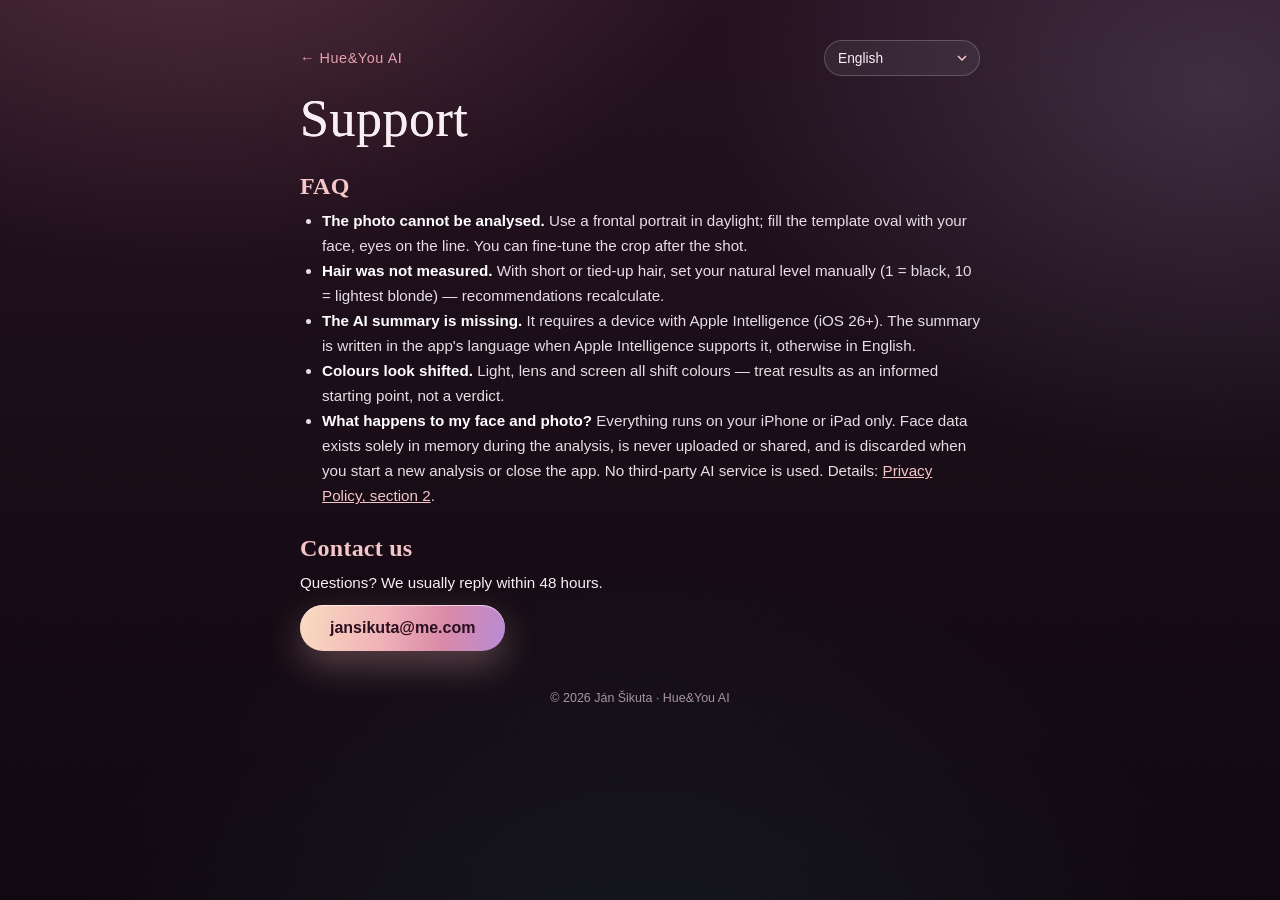
<file: support.html>
<!DOCTYPE html>
<html lang="sk">
<head>
<meta charset="utf-8">
<meta name="viewport" content="width=device-width, initial-scale=1">
<title>Hue&You AI — Podpora / Support / Hilfe / Soporte / Підтримка / Aide / Supporto / Suporte / Pomoc / Podpora</title>
<style>
  :root { --plum: #2c1929; --rose: #c47484; --ink: #f4eef2; --muted: #c9b8c4; }
  * { margin: 0; padding: 0; box-sizing: border-box; }
  body {
    font-family: -apple-system, BlinkMacSystemFont, "Segoe UI", Roboto, sans-serif;
    background: radial-gradient(120% 120% at 20% 0%, #46223f 0%, var(--plum) 55%, #180e17 100%);
    color: var(--ink); min-height: 100vh; padding: 40px 20px;
  }
  main { max-width: 680px; margin: 0 auto; }
  a.back { color: var(--rose); text-decoration: none; font-size: .9rem; }
  h1 { font-size: 1.7rem; margin: 16px 0 28px; }
  h2 { font-size: 1.05rem; color: var(--rose); margin: 26px 0 8px; }
  p, li { line-height: 1.65; font-size: .95rem; }
  li a { color: var(--rose); }
  ul { padding-left: 22px; }
  .en { color: var(--muted); }
  .mail {
    display: inline-block; margin: 10px 0 4px; background: var(--rose); color: #fff;
    padding: 12px 22px; border-radius: 999px; text-decoration: none; font-weight: 600;
  }
  nav.langs { font-size: .85rem; color: var(--muted); margin-top: 12px; }
  nav.langs a { color: var(--rose); }
  hr { border: none; border-top: 1px solid rgba(255,255,255,.14); margin: 34px 0; }
  footer { margin-top: 36px; color: rgba(255,255,255,.35); font-size: .78rem; text-align: center; }
</style>
<link rel="icon" type="image/png" sizes="32x32" href="img/favicon-32.png">
<link rel="apple-touch-icon" href="img/apple-touch-icon.png">
<script>document.documentElement.className='js pending';setTimeout(function(){document.documentElement.classList.remove('pending')},1500);</script>
<link rel="stylesheet" href="glam.css?v=20261107">
</head>
<body>
<main>
  <a class="back" href="index.html">← Hue&amp;You AI</a>
  <nav class="langs"><a href="#podpora" lang="sk">Slovenčina</a> · <a href="#support" lang="en">English</a> · <a href="#hilfe" lang="de">Deutsch</a> · <a href="#soporte" lang="es">Español</a> · <a href="#pidtrymka" lang="uk">Українська</a> · <a href="#aide" lang="fr">Français</a> · <a href="#supporto" lang="it">Italiano</a> · <a href="#suporte" lang="pt-BR">Português (Brasil)</a> · <a href="#pomoc" lang="pl">Polski</a> · <a href="#podpora-cs" lang="cs">Čeština</a></nav>
  <div lang="sk" class="lang-block">
  <h1 id="podpora">Podpora</h1>

  <h2>Najčastejšie otázky</h2>
  <ul>
    <li><strong>Fotka sa nedá analyzovať.</strong> Použi čelný portrét pri dennom svetle, tvár nech vyplní ovál šablóny a oči sedia na linke. Výrez môžeš po odfotení doladiť.</li>
    <li><strong>Vlasy sa nezmerali.</strong> Pri krátkych alebo zopnutých vlasoch nastav prirodzenú úroveň ručne (1 = čierna, 10 = najsvetlejšia blond) — odporúčania sa prepočítajú.</li>
    <li><strong>AI zhrnutie chýba.</strong> Vyžaduje zariadenie s Apple Intelligence (iOS 26+). Zhrnutie je v jazyku appky, ak ho Apple Intelligence podporuje, inak po anglicky.</li>
    <li><strong>Farby pôsobia posunuto.</strong> Svetlo, objektív aj displej farby posúvajú — výsledky ber ako informovaný východiskový bod, nie verdikt.</li>
    <li><strong>Čo sa deje s mojou tvárou a fotkou?</strong> Všetko beží len v tvojom iPhone alebo iPade. Údaje tváre existujú iba v pamäti počas analýzy, nikam sa neodosielajú, s nikým nezdieľajú a zahodia sa pri novej analýze alebo zavretí appky. Žiadna cudzia AI služba sa nepoužíva. Podrobnosti: <a href="privacy.html#udaje-tvare">Zásady ochrany súkromia, časť 2</a>.</li>
  </ul>

  <h2>Napíš nám</h2>
  <p>Nenašiel si odpoveď? Ozvi sa — odpovedáme spravidla do 48 hodín.</p>
  <a class="mail" href="mailto:jansikuta@me.com?subject=Hue%26You%20AI%20—%20podpora">jansikuta@me.com</a>
  </div>

  <hr>
  <div lang="en" class="lang-block">
  <h1 class="en" id="support">Support</h1>
  <h2>FAQ</h2>
  <ul class="en">
    <li><strong>The photo cannot be analysed.</strong> Use a frontal portrait in daylight; fill the template oval with your face, eyes on the line. You can fine-tune the crop after the shot.</li>
    <li><strong>Hair was not measured.</strong> With short or tied-up hair, set your natural level manually (1 = black, 10 = lightest blonde) — recommendations recalculate.</li>
    <li><strong>The AI summary is missing.</strong> It requires a device with Apple Intelligence (iOS 26+). The summary is written in the app's language when Apple Intelligence supports it, otherwise in English.</li>
    <li><strong>Colours look shifted.</strong> Light, lens and screen all shift colours — treat results as an informed starting point, not a verdict.</li>
    <li><strong>What happens to my face and photo?</strong> Everything runs on your iPhone or iPad only. Face data exists solely in memory during the analysis, is never uploaded or shared, and is discarded when you start a new analysis or close the app. No third-party AI service is used. Details: <a href="privacy.html#face-data">Privacy Policy, section 2</a>.</li>
  </ul>
  <h2>Contact us</h2>
  <p class="en">Questions? We usually reply within 48 hours.</p>
  <a class="mail" href="mailto:jansikuta@me.com?subject=Hue%26You%20AI%20—%20support">jansikuta@me.com</a>
  </div>

  <hr>

  <div lang="de" class="lang-block">
  <h1 class="en" id="hilfe">Hilfe</h1>
  <h2>Häufige Fragen</h2>
  <ul class="en">
    <li><strong>Das Foto lässt sich nicht analysieren.</strong> Verwende ein frontales Porträt bei Tageslicht; dein Gesicht sollte das Oval der Vorlage ausfüllen, die Augen liegen auf der Linie. Den Bildausschnitt kannst du nach der Aufnahme noch anpassen.</li>
    <li><strong>Die Haare wurden nicht gemessen.</strong> Bei kurzen oder zusammengebundenen Haaren stellst du deine natürliche Haarstufe manuell ein (1 = Schwarz, 10 = hellstes Blond) – die Empfehlungen werden neu berechnet.</li>
    <li><strong>Die KI-Zusammenfassung fehlt.</strong> Sie erfordert ein Gerät mit Apple Intelligence (iOS 26+). Die Zusammenfassung erscheint in der Sprache der App, sofern Apple Intelligence sie unterstützt, sonst auf Englisch.</li>
    <li><strong>Die Farben wirken verschoben.</strong> Licht, Objektiv und Display verschieben Farben – betrachte die Ergebnisse als fundierten Ausgangspunkt, nicht als Urteil.</li>
    <li><strong>Was passiert mit meinem Gesicht und meinem Foto?</strong> Alles läuft ausschließlich auf deinem iPhone oder iPad. Gesichtsdaten existieren nur während der Analyse im Arbeitsspeicher, werden nie hochgeladen oder weitergegeben und werden verworfen, sobald du eine neue Analyse startest oder die App schließt. Es wird kein KI-Dienst von Drittanbietern genutzt. Details: <a href="privacy.html#gesichtsdaten">Datenschutzerklärung, Abschnitt 2</a>.</li>
  </ul>
  <h2>Schreib uns</h2>
  <p class="en">Fragen? Wir antworten in der Regel innerhalb von 48 Stunden.</p>
  <a class="mail" href="mailto:jansikuta@me.com?subject=Hue%26You%20AI%20—%20Hilfe">jansikuta@me.com</a>
  </div>

  <hr>

  <div lang="es" class="lang-block">
  <h1 class="en" id="soporte">Soporte</h1>
  <h2>Preguntas frecuentes</h2>
  <ul class="en">
    <li><strong>No se puede analizar la foto.</strong> Usa un retrato frontal con luz de día; que tu cara llene el óvalo de la plantilla y los ojos queden sobre la línea. Puedes ajustar el encuadre después de hacer la foto.</li>
    <li><strong>No se ha medido el pelo.</strong> Si tienes el pelo corto o recogido, ajusta tu nivel natural a mano (1 = negro, 10 = rubio más claro) y las recomendaciones se recalcularán.</li>
    <li><strong>Falta el resumen de IA.</strong> Requiere un dispositivo con Apple Intelligence (iOS 26+). El resumen se genera en el idioma de la app si Apple Intelligence lo admite; si no, en inglés.</li>
    <li><strong>Los colores se ven desplazados.</strong> La luz, el objetivo y la pantalla alteran los colores: toma los resultados como un punto de partida bien fundamentado, no como un veredicto.</li>
    <li><strong>¿Qué pasa con mi cara y mi foto?</strong> Todo se ejecuta solo en tu iPhone o iPad. Los datos faciales existen únicamente en la memoria durante el análisis, nunca se suben ni se comparten y se descartan al iniciar un nuevo análisis o cerrar la app. No se usa ningún servicio de IA de terceros. Más detalles: <a href="privacy.html#datos-faciales">Política de privacidad, sección 2</a>.</li>
  </ul>
  <h2>Escríbenos</h2>
  <p class="en">¿Tienes preguntas? Solemos responder en un plazo de 48 horas.</p>
  <a class="mail" href="mailto:jansikuta@me.com?subject=Hue%26You%20AI%20—%20soporte">jansikuta@me.com</a>
  </div>

  <hr>

  <div lang="uk" class="lang-block">
  <h1 class="en" id="pidtrymka">Підтримка</h1>
  <h2>Часті запитання</h2>
  <ul class="en">
    <li><strong>Фото не вдається проаналізувати.</strong> Використовуй фронтальний портрет при денному світлі; обличчя має заповнювати овал шаблону, а очі — бути на лінії. Кадрування можна підправити після зйомки.</li>
    <li><strong>Волосся не виміряно.</strong> Якщо волосся коротке або зібране, встанови свій природний рівень вручну (1 = чорний, 10 = найсвітліший блонд) — рекомендації перерахуються.</li>
    <li><strong>Немає ШІ-резюме.</strong> Для нього потрібен пристрій з Apple Intelligence (iOS 26+). Резюме створюється мовою застосунку, якщо Apple Intelligence її підтримує, інакше — англійською.</li>
    <li><strong>Кольори виглядають зміщеними.</strong> Освітлення, об’єктив і екран зміщують кольори — сприймай результати як обґрунтовану відправну точку, а не як вирок.</li>
    <li><strong>Що відбувається з моїм обличчям і фото?</strong> Усе працює лише на твоєму iPhone або iPad. Дані обличчя існують тільки в пам’яті під час аналізу, ніколи не завантажуються й не передаються і відкидаються, щойно ти починаєш новий аналіз або закриваєш застосунок. Жодні сторонні ШІ-сервіси не використовуються. Докладніше: <a href="privacy.html#dani-oblychchia">Політика конфіденційності, розділ 2</a>.</li>
  </ul>
  <h2>Напиши нам</h2>
  <p class="en">Маєш запитання? Зазвичай ми відповідаємо протягом 48 годин.</p>
  <a class="mail" href="mailto:jansikuta@me.com?subject=Hue%26You%20AI%20—%20підтримка">jansikuta@me.com</a>
  </div>

  <hr>

  <div lang="fr" class="lang-block">
  <h1 class="en" id="aide">Aide</h1>
  <h2>Questions fréquentes</h2>
  <ul class="en">
    <li><strong>La photo ne peut pas être analysée.</strong> Utilise un portrait de face à la lumière du jour ; ton visage doit remplir l'ovale du gabarit et tes yeux doivent se trouver sur la ligne. Tu peux encore ajuster le cadrage après la prise de vue.</li>
    <li><strong>Les cheveux n'ont pas été mesurés.</strong> Si tes cheveux sont courts ou attachés, règle ton niveau naturel à la main (1 = noir, 10 = blond le plus clair) et les recommandations seront recalculées.</li>
    <li><strong>Le résumé IA est absent.</strong> Il nécessite un appareil avec Apple Intelligence (iOS 26+). Le résumé est rédigé dans la langue de l'app si Apple Intelligence la prend en charge, sinon en anglais.</li>
    <li><strong>Les couleurs semblent décalées.</strong> La lumière, l'objectif et l'écran modifient les couleurs : considère les résultats comme un point de départ éclairé, pas comme un verdict.</li>
    <li><strong>Que deviennent mon visage et ma photo ?</strong> Tout fonctionne uniquement sur ton iPhone ou ton iPad. Les données du visage n'existent qu'en mémoire pendant l'analyse, ne sont jamais envoyées ni partagées et sont supprimées dès que tu lances une nouvelle analyse ou fermes l'app. Aucun service d'IA tiers n'est utilisé. Détails : <a href="privacy.html#donnees-visage">Politique de confidentialité, section 2</a>.</li>
  </ul>
  <h2>Écris-nous</h2>
  <p class="en">Des questions ? Nous répondons en général sous 48 heures.</p>
  <a class="mail" href="mailto:jansikuta@me.com?subject=Hue%26You%20AI%20-%20aide">jansikuta@me.com</a>
  </div>

  <hr>

  <div lang="it" class="lang-block">
  <h1 class="en" id="supporto">Supporto</h1>
  <h2>Domande frequenti</h2>
  <ul class="en">
    <li><strong>La foto non può essere analizzata.</strong> Usa un ritratto frontale alla luce del giorno; il tuo viso dovrebbe riempire l'ovale del modello, con gli occhi sulla linea. Dopo lo scatto puoi ancora regolare il ritaglio.</li>
    <li><strong>I capelli non sono stati misurati.</strong> Con capelli corti o raccolti, imposta manualmente il tuo livello naturale (1 = nero, 10 = biondo più chiaro): i consigli vengono ricalcolati.</li>
    <li><strong>Manca il riepilogo IA.</strong> Richiede un dispositivo con Apple Intelligence (iOS 26+). Il riepilogo appare nella lingua dell'app, se Apple Intelligence la supporta, altrimenti in inglese.</li>
    <li><strong>I colori sembrano alterati.</strong> Luce, obiettivo e schermo alterano i colori: considera i risultati un punto di partenza informato, non un verdetto.</li>
    <li><strong>Cosa succede al mio viso e alla mia foto?</strong> Tutto avviene esclusivamente sul tuo iPhone o iPad. I dati del volto esistono solo nella memoria durante l'analisi, non vengono mai caricati né condivisi e vengono eliminati quando avvii una nuova analisi o chiudi l'app. Non viene usato alcun servizio di IA di terze parti. Dettagli: <a href="privacy.html#dati-volto">Informativa sulla privacy, sezione 2</a>.</li>
  </ul>
  <h2>Scrivici</h2>
  <p class="en">Domande? Di solito rispondiamo entro 48 ore.</p>
  <a class="mail" href="mailto:jansikuta@me.com?subject=Hue%26You%20AI%20-%20supporto">jansikuta@me.com</a>
  </div>

  <hr>

  <div lang="pt-BR" class="lang-block">
  <h1 class="en" id="suporte">Suporte</h1>
  <h2>Perguntas frequentes</h2>
  <ul class="en">
    <li><strong>A foto não pode ser analisada.</strong> Use um retrato de frente com luz do dia; o seu rosto deve preencher o oval do modelo, com os olhos sobre a linha. Você pode ajustar o enquadramento depois de tirar a foto.</li>
    <li><strong>O cabelo não foi medido.</strong> Com cabelo curto ou preso, ajuste o seu nível natural manualmente (1 = preto, 10 = loiro mais claro); as recomendações são recalculadas.</li>
    <li><strong>O resumo por IA não aparece.</strong> Ele exige um aparelho com Apple Intelligence (iOS 26+). O resumo é escrito no idioma do app quando a Apple Intelligence oferece suporte a ele; caso contrário, em inglês.</li>
    <li><strong>As cores parecem alteradas.</strong> A luz, a lente e a tela alteram as cores; considere os resultados um ponto de partida bem fundamentado, não um veredito.</li>
    <li><strong>O que acontece com o meu rosto e a minha foto?</strong> Tudo roda apenas no seu iPhone ou iPad. Os dados do rosto existem somente na memória durante a análise, nunca são enviados nem compartilhados e são descartados quando você inicia uma nova análise ou fecha o app. Nenhum serviço de IA de terceiros é usado. Detalhes: <a href="privacy.html#dados-rosto">Política de Privacidade, seção 2</a>.</li>
  </ul>
  <h2>Fale conosco</h2>
  <p class="en">Dúvidas? Normalmente respondemos em até 48 horas.</p>
  <a class="mail" href="mailto:jansikuta@me.com?subject=Hue%26You%20AI%20-%20Suporte">jansikuta@me.com</a>
  </div>

  <hr>

  <div lang="pl" class="lang-block">
  <h1 class="en" id="pomoc">Pomoc</h1>
  <h2>Częste pytania</h2>
  <ul class="en">
    <li><strong>Nie da się przeanalizować zdjęcia.</strong> Użyj portretu en face przy świetle dziennym; twarz powinna wypełniać owal szablonu, a oczy leżeć na linii. Kadr możesz jeszcze dopasować po zrobieniu zdjęcia.</li>
    <li><strong>Włosy nie zostały zmierzone.</strong> Przy krótkich lub związanych włosach ustaw swój naturalny poziom włosów ręcznie (1 = czarny, 10 = najjaśniejszy blond), a rekomendacje zostaną przeliczone.</li>
    <li><strong>Brakuje podsumowania AI.</strong> Wymaga ono urządzenia z Apple Intelligence (iOS 26+). Podsumowanie pojawia się w języku aplikacji, jeśli Apple Intelligence go obsługuje, w przeciwnym razie po angielsku.</li>
    <li><strong>Kolory wydają się przesunięte.</strong> Światło, obiektyw i ekran przesuwają kolory, dlatego traktuj wyniki jako przemyślany punkt wyjścia, a nie wyrok.</li>
    <li><strong>Co dzieje się z moją twarzą i zdjęciem?</strong> Wszystko działa wyłącznie na twoim iPhonie lub iPadzie. Dane twarzy istnieją tylko w pamięci podczas analizy, nigdy nie są przesyłane ani udostępniane i są odrzucane, gdy rozpoczynasz nową analizę lub zamykasz aplikację. Nie jest używana żadna usługa AI innych dostawców. Szczegóły: <a href="privacy.html#dane-twarzy">Polityka prywatności, sekcja 2</a>.</li>
  </ul>
  <h2>Napisz do nas</h2>
  <p class="en">Masz pytania? Zwykle odpowiadamy w ciągu 48 godzin.</p>
  <a class="mail" href="mailto:jansikuta@me.com?subject=Hue%26You%20AI%20-%20Pomoc">jansikuta@me.com</a>
  </div>

  <hr>

  <div lang="cs" class="lang-block">
  <h1 class="en" id="podpora-cs">Podpora</h1>
  <h2>Časté dotazy</h2>
  <ul class="en">
    <li><strong>Fotku nelze analyzovat.</strong> Použij čelní portrét při denním světle; obličej by měl vyplnit ovál šablony a oči ležet na čáře. Výřez můžeš po vyfocení ještě upravit.</li>
    <li><strong>Vlasy se nezměřily.</strong> U krátkých nebo stažených vlasů nastav svou přirozenou úroveň vlasů ručně (1 = černá, 10 = nejsvětlejší blond), doporučení se přepočítají.</li>
    <li><strong>Chybí AI shrnutí.</strong> Vyžaduje zařízení s Apple Intelligence (iOS 26+). Shrnutí se zobrazí v jazyce aplikace, pokud ho Apple Intelligence podporuje, jinak v angličtině.</li>
    <li><strong>Barvy působí posunutě.</strong> Světlo, objektiv i displej barvy posouvají; ber výsledky jako podložený výchozí bod, ne jako verdikt.</li>
    <li><strong>Co se děje s mým obličejem a fotkou?</strong> Vše běží výhradně v tvém iPhonu nebo iPadu. Údaje o obličeji existují jen během analýzy v pracovní paměti, nikdy se nenahrávají ani nesdílejí a zahodí se, jakmile spustíš novou analýzu nebo zavřeš aplikaci. Nepoužívá se žádná AI služba třetí strany. Podrobnosti: <a href="privacy.html#udaje-o-obliceji">Zásady ochrany soukromí, oddíl 2</a>.</li>
  </ul>
  <h2>Napiš nám</h2>
  <p class="en">Máš dotaz? Odpovídáme zpravidla do 48 hodin.</p>
  <a class="mail" href="mailto:jansikuta@me.com?subject=Hue%26You%20AI%20-%20podpora">jansikuta@me.com</a>
  </div>

  <footer><span data-fz>©</span> 2026 Ján Šikuta · Hue&amp;You AI</footer>
</main>
<script src="app.js?v=20261107" defer></script>
<script src="site.js" defer></script>
</body>
</html>
</file>
<file: glam.css>
/* Hue&You AI - glam.css
   „Haute couture“: zamatová slivka, dúhový prstenec farieb, ružovozlatý akcent a módne pätkové písmo
   (Didot / Bodoni na zariadeniach Apple, inak New York či Georgia; bez Google Fonts).
   Načítava sa po vnútornom <style> a prepisuje jeho farby. */
:root{
  --plum:#1d0f1b; --rose:#e7a0ae; --rose-2:#f5c6c9; --gold:#f1d3a1;
  --ink:#f7eff4; --muted:#cdbcc8; --soft:#a8949f;
  --line:rgba(255,255,255,.11); --line-2:rgba(255,255,255,.2);
  --grad:linear-gradient(100deg,#f9dcc0 0%,#f1b3b8 40%,#d98aa8 70%,#b88bd6 100%);
  --display:"Didot","Bodoni 72","Bodoni MT","New York",ui-serif,Georgia,serif;
  --serif:"New York","Iowan Old Style",ui-serif,Georgia,serif;
  color-scheme:dark;
}
html{background:#120910;}
body{
  background:
    radial-gradient(900px 600px at 15% -10%, rgba(196,116,132,.28), transparent 60%),
    radial-gradient(800px 600px at 95% 10%, rgba(164,143,192,.22), transparent 62%),
    radial-gradient(1000px 800px at 50% 115%, rgba(63,184,175,.10), transparent 60%),
    linear-gradient(180deg,#24111f 0%,#160b14 60%,#100710 100%)!important;
  background-attachment:fixed!important;color:var(--ink)!important;
}
body::before{
  content:"";position:fixed;inset:0;pointer-events:none;z-index:0;opacity:.06;mix-blend-mode:overlay;
  background-image:url("data:image/svg+xml;utf8,<svg xmlns='http://www.w3.org/2000/svg' width='160' height='160'><filter id='n'><feTurbulence type='fractalNoise' baseFrequency='.9' numOctaves='2' stitchTiles='stitch'/></filter><rect width='100%' height='100%' filter='url(%23n)'/></svg>");
}
main{position:relative;z-index:1;}
::selection{background:rgba(231,160,174,.4);color:#fff;}

/* Dúhový prstenec */
.halo{
  width:150px!important;height:150px!important;margin-bottom:30px!important;position:relative;
  box-shadow:0 0 0 1px rgba(255,255,255,.12),0 30px 70px rgba(0,0,0,.55),0 0 90px rgba(241,179,184,.30);
  animation:spin 40s linear infinite;
}
.halo::after{content:"";position:absolute;inset:-14px;border-radius:50%;z-index:-1;
  background:inherit;filter:blur(26px);opacity:.55;}
.halo .inner{
  width:114px!important;height:114px!important;font-size:50px!important;
  background:radial-gradient(circle at 35% 30%,#3a1d34,#1d0f1b 70%)!important;
  box-shadow:inset 0 2px 10px rgba(0,0,0,.6);animation:spin 40s linear infinite reverse;
}
@keyframes spin{to{transform:rotate(360deg);}}
@media (prefers-reduced-motion:reduce){.halo,.halo .inner{animation:none;}}

/* Typografia */
h1{
  font-family:var(--display)!important;font-weight:400!important;letter-spacing:.01em!important;
  font-size:clamp(30px,7vw,52px)!important;line-height:1.05!important;margin-bottom:16px!important;hyphens:auto;overflow-wrap:break-word;
  background:linear-gradient(180deg,#ffffff 30%,#f1c9b8 100%);-webkit-background-clip:text;background-clip:text;color:transparent;
  text-shadow:0 10px 60px rgba(241,179,184,.18);
}
.halo ~ h1{font-size:clamp(46px,9vw,84px)!important;line-height:1!important;}
h2{font-family:var(--serif)!important;font-weight:600!important;color:var(--rose-2)!important;font-size:clamp(20px,2.6vw,24px)!important;letter-spacing:.01em;}
.tagline{color:#e6d6e0!important;font-weight:300;font-size:1.08rem!important;}
.tagline span[lang]{color:var(--muted);}
.motto{font-family:var(--display);font-style:italic;color:var(--gold)!important;font-size:clamp(20px,2.6vw,25px)!important;}
p,li{color:#e9dde5;}
.en,.store-sub,.privacy-line,.updated{color:var(--muted)!important;}
a,li a{color:var(--rose-2);}
a:hover{color:#fff;}
a.back{color:var(--rose)!important;letter-spacing:.04em;}
strong,b{color:#fff;}

/* Tlačidlá */
.store,.mail{
  background:var(--grad)!important;color:#2a0f1f!important;font-weight:700!important;border-radius:999px!important;
  padding:14px 30px!important;box-shadow:0 14px 36px rgba(241,179,184,.32),inset 0 1px 0 rgba(255,255,255,.6)!important;
  transition:transform .2s ease,box-shadow .2s ease;
}
.store:hover,.mail:hover{transform:translateY(-2px);filter:none!important;box-shadow:0 20px 46px rgba(241,179,184,.42),inset 0 1px 0 rgba(255,255,255,.6)!important;}

/* Karty a boxy */
a.card,.box{
  background:linear-gradient(180deg,rgba(255,255,255,.08),rgba(255,255,255,.025))!important;
  border:1px solid var(--line)!important;border-radius:22px!important;
  -webkit-backdrop-filter:blur(12px);backdrop-filter:blur(12px);
  box-shadow:inset 0 1px 0 rgba(255,255,255,.07),0 20px 50px rgba(0,0,0,.35)!important;
}
a.card{transition:transform .25s ease,border-color .25s ease,box-shadow .25s ease;}
a.card:hover{transform:translateY(-3px);border-color:rgba(241,179,184,.45)!important;
  box-shadow:inset 0 1px 0 rgba(255,255,255,.09),0 26px 60px rgba(0,0,0,.45),0 0 50px rgba(241,179,184,.14)!important;}
a.card .title{font-family:var(--serif);font-size:1.12rem;color:#fff;}
a.card .emoji{width:52px;height:52px;margin:0 auto 10px!important;display:grid!important;place-items:center;border-radius:16px;
  background:linear-gradient(150deg,rgba(241,179,184,.20),rgba(184,139,214,.20));border:1px solid var(--line-2);}

footer{color:var(--soft)!important;}
footer a{color:var(--rose-2)!important;}
@media (max-width:600px){body{background-attachment:scroll!important;}}

/* Jazyky: jeden jazyk naraz (len so zapnutým JavaScriptom; bez neho ostáva všetko viditeľné) */
html.pending body{visibility:hidden;}
html.js .lang-block:not(.active){display:none;}
html.js main > hr{display:none;}
html.js nav.langs{display:none;}
html.js .lang-block .en,html.js .lang-block h1.en{color:inherit!important;}
html.js .lang-block ul.en li{color:#e9dde5!important;}
.subbar{display:flex;align-items:center;justify-content:space-between;gap:16px;margin-bottom:6px;}
.lang-select{appearance:none;-webkit-appearance:none;max-width:100%;min-height:36px;padding:7px 30px 7px 13px;border-radius:999px;border:1px solid var(--line-2);color:var(--ink);font:inherit;font-size:.86rem;cursor:pointer;
  background:rgba(255,255,255,.06) url("data:image/svg+xml;utf8,<svg xmlns='http://www.w3.org/2000/svg' width='10' height='6'><path d='M1 1l4 4 4-4' fill='none' stroke='%23f5c6c9' stroke-width='1.5'/></svg>") no-repeat right 12px center;}
.lang-select option{color:#2a0f1f;background:#fff;}
.lang-select:focus-visible{outline:2px solid var(--gold);outline-offset:3px;}
</file>
<file: home.css>
/* Hue&You AI - home.css: hlavná stránka. Farby a písma preberá z glam.css. */
*{margin:0;padding:0;box-sizing:border-box;}
html{scroll-behavior:smooth;-webkit-text-size-adjust:100%;scroll-padding-top:84px;}
body{font-family:-apple-system,BlinkMacSystemFont,"Segoe UI",Roboto,sans-serif;line-height:1.55;min-height:100vh;overflow-x:hidden;}
img{display:block;max-width:100%;height:auto;}
.sr{position:absolute;width:1px;height:1px;overflow:hidden;clip-path:inset(50%);white-space:nowrap;}
:focus-visible{outline:2px solid var(--gold);outline-offset:3px;border-radius:6px;}

/* Horná lišta */
.topbar{position:sticky;top:0;z-index:20;display:flex;align-items:center;gap:20px;padding:12px max(20px,env(safe-area-inset-left));
  background:rgba(22,11,20,.72);-webkit-backdrop-filter:saturate(1.4) blur(16px);backdrop-filter:saturate(1.4) blur(16px);border-bottom:1px solid var(--line);}
.brand{display:flex;align-items:center;gap:10px;color:#fff;text-decoration:none;font-family:var(--display);font-size:19px;white-space:nowrap;}
.brand img{border-radius:9px;}
.toplinks{display:flex;gap:22px;margin-left:auto;}
.toplinks a{color:var(--muted);text-decoration:none;font-size:.92rem;}
.toplinks a:hover{color:#fff;}
.topright{display:flex;align-items:center;gap:12px;margin-left:8px;}
.toplink-cta{background:var(--grad);color:#2a0f1f!important;text-decoration:none;font-weight:700;font-size:.86rem;padding:8px 16px;border-radius:999px;white-space:nowrap;}
@media (max-width:860px){.toplinks{display:none;}.topright{margin-left:auto;}}
@media (max-width:460px){.toplink-cta{display:none;}.topbar{gap:10px;}}

/* Hero */
main{max-width:1160px;margin:0 auto;padding:0 20px;text-align:left;}
.hero{display:grid;grid-template-columns:minmax(0,1.05fr) minmax(0,.95fr);gap:56px;align-items:center;padding:64px 0 48px;}
.hero h1{font-size:clamp(52px,8.4vw,104px)!important;line-height:.98!important;margin-bottom:14px!important;padding-bottom:.08em;hyphens:none;}
.hero-sub{font-family:var(--display);font-size:clamp(23px,2.9vw,33px);line-height:1.2;color:var(--rose-2);margin-bottom:18px;}
.hero-lead{font-size:clamp(1.02rem,1.5vw,1.17rem);color:#eadfe6;max-width:34em;margin-bottom:18px;font-weight:300;}
.motto{font-size:clamp(18px,2vw,22px)!important;line-height:1.3;margin-bottom:28px;max-width:26em;}
.store{display:inline-flex;align-items:center;gap:10px;text-decoration:none;}
.store .apple{width:20px;height:20px;fill:currentColor;flex:none;margin-top:-2px;}
.store-sub{font-size:.84rem;margin-top:12px;}

/* Portrét v oblúku */
.stage{position:relative;display:flex;flex-direction:column;align-items:center;gap:16px;}
.arch{--pos:50%;position:relative;width:min(100%,430px);aspect-ratio:800/988;border-radius:999px 999px 26px 26px;overflow:hidden;
  box-shadow:0 0 0 1px rgba(255,255,255,.18),0 34px 80px rgba(0,0,0,.55);background:#2c1929;touch-action:pan-y;cursor:ew-resize;user-select:none;-webkit-user-select:none;}
.arch-glow{position:absolute;top:-16px;left:50%;width:min(calc(100% + 32px),462px);aspect-ratio:800/988;transform:translateX(-50%);border-radius:999px 999px 40px 40px;z-index:-1;
  background:conic-gradient(from 270deg at 50% 45%,#e8654f,#f2c14e,#7cb65b,#3fb8af,#7b93d6,#a48fc0,#c2308f,#c1122f,#e8654f);filter:blur(30px);opacity:.42;}
.ba-img{position:absolute;inset:0;width:100%;height:100%;object-fit:cover;pointer-events:none;}
.ba-after{position:absolute;inset:0;clip-path:inset(0 0 0 var(--pos));}
.ba-line{position:absolute;top:0;bottom:0;left:var(--pos);width:2px;margin-left:-1px;background:rgba(255,255,255,.92);box-shadow:0 0 12px rgba(0,0,0,.35);pointer-events:none;}
.ba-line i{position:absolute;top:58%;left:50%;width:42px;height:42px;margin:-21px 0 0 -21px;border-radius:50%;background:rgba(255,255,255,.95);box-shadow:0 6px 18px rgba(0,0,0,.35);}
.ba-line i::before,.ba-line i::after{content:"";position:absolute;top:50%;width:8px;height:8px;margin-top:-4px;border-left:2px solid #4a2438;border-bottom:2px solid #4a2438;}
.ba-line i::before{left:9px;transform:rotate(45deg);}
.ba-line i::after{right:9px;transform:rotate(225deg);}
.ba-range{position:absolute;inset:0;width:100%;height:100%;opacity:0;pointer-events:none;}
.arch:has(.ba-range:focus-visible){outline:2px solid var(--gold);outline-offset:4px;}
.ba-tag{position:absolute;bottom:14px;padding:4px 11px;border-radius:999px;background:rgba(29,15,27,.72);color:#fff;font-size:.75rem;letter-spacing:.02em;pointer-events:none;}
.ba-tag.left{left:14px;}.ba-tag.right{right:14px;}
.looks{display:flex;flex-wrap:wrap;justify-content:center;gap:8px;}
.look{display:inline-flex;align-items:center;gap:8px;min-height:40px;padding:6px 14px 6px 8px;border-radius:999px;border:1px solid var(--line-2);background:rgba(255,255,255,.05);color:var(--ink);font:inherit;font-size:.86rem;cursor:pointer;transition:background .2s,border-color .2s;}
.look i{width:22px;height:22px;border-radius:50%;background:var(--c);box-shadow:0 0 0 1px rgba(255,255,255,.3);}
.look:hover{background:rgba(255,255,255,.1);}
.look.on{border-color:var(--rose-2);background:rgba(241,179,184,.16);}
.ba-note{font-size:.76rem;color:var(--soft);text-align:center;}
@media (max-width:900px){
  .hero{grid-template-columns:1fr;gap:40px;padding-top:40px;text-align:center;}
  .hero-lead,.motto{margin-left:auto;margin-right:auto;}
  .arch{width:min(86vw,400px);}
  .arch-glow{width:min(calc(86vw + 28px),428px);}
}

/* Sekcie */
.block{padding:64px 0;}
.title{font-family:var(--display)!important;font-weight:400!important;font-size:clamp(32px,4.8vw,54px)!important;line-height:1.08;color:#fff!important;letter-spacing:.005em;margin-bottom:12px;}
.lead{color:var(--muted);font-size:1.06rem;margin-bottom:30px;max-width:40em;}
h3{font-family:var(--serif);font-size:1.13rem;line-height:1.28;font-weight:600;color:#fff;margin-bottom:6px;}
.how .title{margin-bottom:30px;}
.steps{list-style:none;display:grid;grid-template-columns:repeat(3,minmax(0,1fr));gap:28px;counter-reset:s;}
.steps li{position:relative;padding-top:18px;border-top:1px solid var(--line-2);}
.num{display:block;font-family:var(--display);font-size:60px;line-height:1;margin-bottom:12px;background:var(--grad);-webkit-background-clip:text;background-clip:text;color:transparent;}
.steps p,.card p,.priv p{color:var(--muted);font-size:.96rem;}
@media (max-width:720px){.steps{grid-template-columns:1fr;}}

/* Funkcie */
.bento{display:grid;grid-template-columns:repeat(3,minmax(0,1fr));gap:16px;grid-auto-flow:dense;}
.card{padding:24px;border:1px solid var(--line);border-radius:22px;background:linear-gradient(180deg,rgba(255,255,255,.075),rgba(255,255,255,.022));box-shadow:inset 0 1px 0 rgba(255,255,255,.07),0 18px 44px rgba(0,0,0,.28);transition:transform .25s ease,border-color .25s ease;}
.card:hover{transform:translateY(-3px);border-color:rgba(241,179,184,.42);}
.card.wide{grid-column:span 2;background:radial-gradient(120% 140% at 100% 0%,rgba(241,179,184,.17),transparent 60%),linear-gradient(180deg,rgba(255,255,255,.085),rgba(255,255,255,.025));}
.card.wide h3{font-family:var(--display);font-size:clamp(25px,2.8vw,33px);font-weight:400;line-height:1.14;margin-bottom:10px;}
.card.wide p{font-size:1.02rem;max-width:36em;}
.ico{width:44px;height:44px;display:grid;place-items:center;border-radius:14px;margin-bottom:14px;background:linear-gradient(150deg,rgba(241,179,184,.22),rgba(184,139,214,.2));border:1px solid var(--line-2);}
.ico svg,.priv svg{width:23px;height:23px;fill:none;stroke:var(--rose-2);stroke-width:1.5;stroke-linecap:round;stroke-linejoin:round;}
@media (max-width:900px){.bento{grid-template-columns:repeat(2,minmax(0,1fr));}}
@media (max-width:600px){.bento{grid-template-columns:1fr;}.card.wide{grid-column:auto;}}

/* Vzorkovník sezón: svetlý papier, aby farby pôsobili verne */
.book{background:#f8f1ea;color:#2a0f1f;border-radius:32px;padding:clamp(24px,5vw,56px);box-shadow:0 40px 90px rgba(0,0,0,.45);}
.book .title{color:#2a0f1f!important;}
.book .lead,.book p{color:#5e4755;}
.tabs{display:grid;grid-template-columns:repeat(4,minmax(0,1fr));gap:8px;margin-bottom:26px;}
.tab{min-height:48px;padding:10px 12px;border:1px solid #d9c9c4;border-radius:14px;background:transparent;color:#2a0f1f;font:inherit;font-weight:600;font-size:.94rem;line-height:1.2;cursor:pointer;transition:background .2s,color .2s,border-color .2s;}
.tab:hover{border-color:#8d6a79;}
.tab[aria-selected="true"]{background:#2a0f1f;color:#fff;border-color:#2a0f1f;}
.tab:focus-visible,.book a:focus-visible{outline-color:#8a2c58;}
html:not(.js) .tabs{display:none;}
.panel{margin-bottom:22px;}
html:not(.js) .panel h3.panel-name{display:block;}
.panel-name{display:none;font-size:1.3rem;color:#2a0f1f;}
.panel-sum{font-family:var(--serif);font-size:clamp(1.08rem,1.9vw,1.3rem);line-height:1.4;color:#2a0f1f!important;margin-bottom:24px;max-width:38em;}
.groups{display:grid;grid-template-columns:minmax(0,1.75fr) minmax(0,1fr);gap:26px 40px;}
.group h4{font-size:.8rem;letter-spacing:.08em;text-transform:uppercase;color:#6b5261;font-weight:700;margin-bottom:12px;}
.chips{list-style:none;display:grid;grid-template-columns:repeat(auto-fill,minmax(88px,1fr));gap:14px 10px;}
.chip{font-size:.8rem;line-height:1.22;color:#3c2331;overflow-wrap:break-word;hyphens:auto;}
.chip i{display:block;width:100%;aspect-ratio:1;max-width:64px;border-radius:50%;background:var(--c);margin-bottom:7px;box-shadow:inset 0 0 0 1px rgba(42,15,31,.14),0 6px 14px rgba(42,15,31,.16);}
.book-note{font-size:.84rem;border-top:1px solid #e0d2cc;padding-top:16px;margin-bottom:24px;}
.book-cta{display:flex;flex-wrap:wrap;align-items:center;justify-content:space-between;gap:16px 28px;}
.book-cta p{font-family:var(--serif);font-size:clamp(1.12rem,2vw,1.4rem);line-height:1.3;color:#2a0f1f!important;flex:1 1 300px;}
.book .store{background:#2a0f1f!important;color:#fff!important;box-shadow:0 14px 30px rgba(42,15,31,.28)!important;text-align:center;justify-content:center;}
@media (max-width:760px){.tabs{grid-template-columns:repeat(2,minmax(0,1fr));}.groups{grid-template-columns:1fr;}}

/* Galéria */
#inside .title{margin-bottom:26px;}
.gallery{display:flex;gap:20px;overflow-x:auto;scroll-snap-type:x proximity;padding:6px 20px 22px;margin:0 -20px;-webkit-overflow-scrolling:touch;scrollbar-width:thin;scrollbar-color:rgba(241,179,184,.45) transparent;}
.gallery figure{flex:0 0 clamp(190px,23vw,232px);scroll-snap-align:center;}
.gallery img{width:100%;border-radius:26px;box-shadow:0 0 0 1px rgba(255,255,255,.16),0 22px 50px rgba(0,0,0,.45);}
.gallery figcaption{margin-top:12px;font-size:.86rem;color:var(--muted);text-align:center;line-height:1.3;}

/* Súkromie */
.priv{list-style:none;display:grid;grid-template-columns:repeat(3,minmax(0,1fr));gap:28px;margin-top:26px;}
.priv svg{margin-bottom:12px;width:30px;height:30px;}
.priv-link{margin-top:24px;}
.priv-link a{text-underline-offset:3px;}
@media (max-width:720px){.priv{grid-template-columns:1fr;}}

/* Čo je nové */
.news div{display:grid;grid-template-columns:62px minmax(0,1fr);gap:12px;padding:14px 0;border-top:1px solid var(--line);}
.news dt{font-family:var(--display);font-size:1.5rem;line-height:1.1;color:var(--rose-2);}
.news dd{color:#e6dae2;font-size:.97rem;}
#new .title{margin-bottom:18px;}
.older{margin-top:6px;border-top:1px solid var(--line);}
.older summary{cursor:pointer;padding:14px 0;color:var(--rose-2);font-size:.95rem;}
.older .news div:first-child{border-top:0;}

/* Záver */
.closing{text-align:center;display:flex;flex-direction:column;align-items:center;padding-bottom:88px;}
.closing .title{max-width:15em;margin-bottom:26px;}
.halo{border-radius:50%;background:conic-gradient(from 270deg,#e8654f,#f2c14e,#7cb65b,#3fb8af,#7b93d6,#a48fc0,#c2308f,#c1122f,#e8654f);display:flex;align-items:center;justify-content:center;width:124px!important;height:124px!important;margin-bottom:26px!important;}
.halo .inner{width:102px!important;height:102px!important;border-radius:50%;overflow:hidden;display:flex;align-items:center;justify-content:center;}
.halo .inner img{width:100%;height:100%;object-fit:cover;}

/* Pätka */
.sitefoot{border-top:1px solid var(--line);padding:28px 20px 40px;text-align:center;position:relative;z-index:1;color:var(--soft);font-size:.86rem;}
.sitefoot nav{display:flex;flex-wrap:wrap;justify-content:center;gap:10px 26px;margin-bottom:12px;color:var(--muted);}
.sitefoot a{text-underline-offset:3px;}
.sitefoot p{color:var(--soft);}

/* Objavenie pri skrolovaní */
html.js .reveal{opacity:0;transform:translateY(22px);transition:opacity .45s ease,transform .45s ease;}
html.js .reveal.in{opacity:1;transform:none;}
@media (prefers-reduced-motion:reduce){
  html{scroll-behavior:auto;}
  html.js .reveal{opacity:1;transform:none;transition:none;}
  .card,.card:hover{transition:none;transform:none;}
}
</file>
